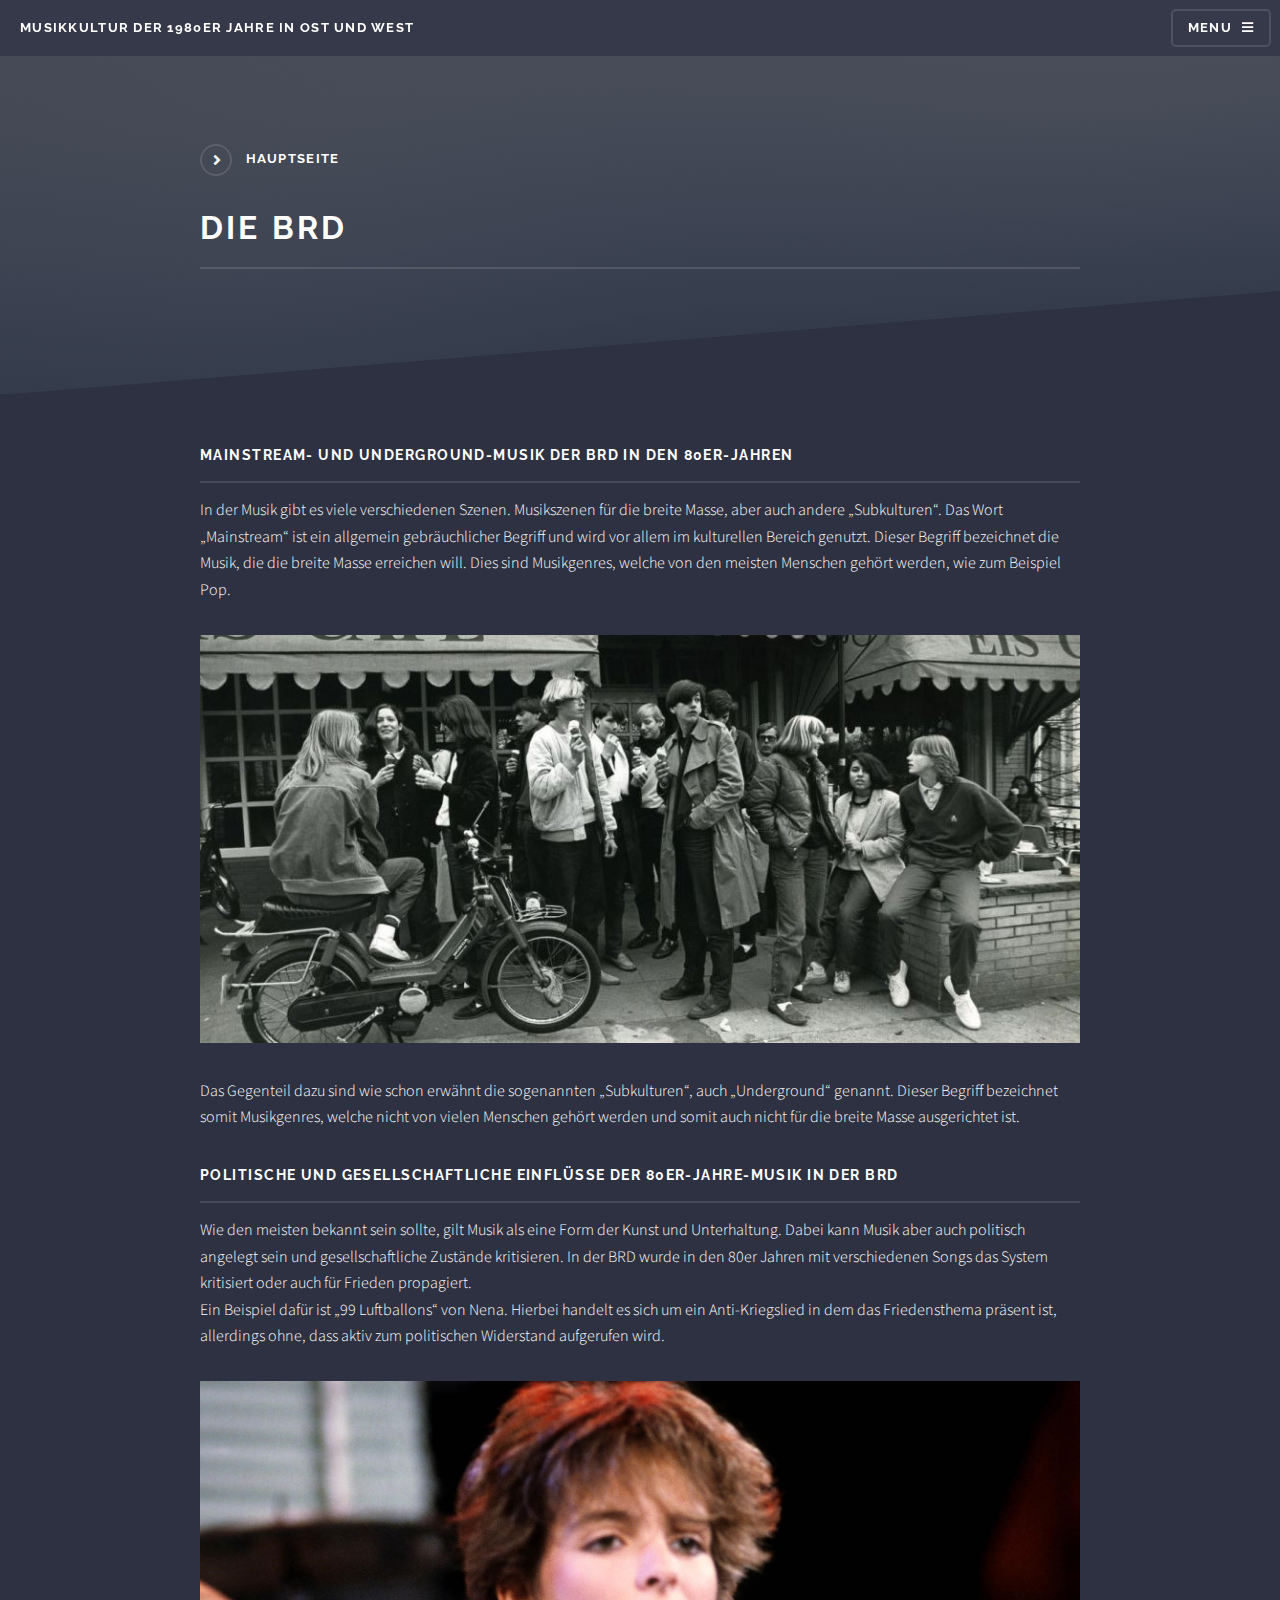
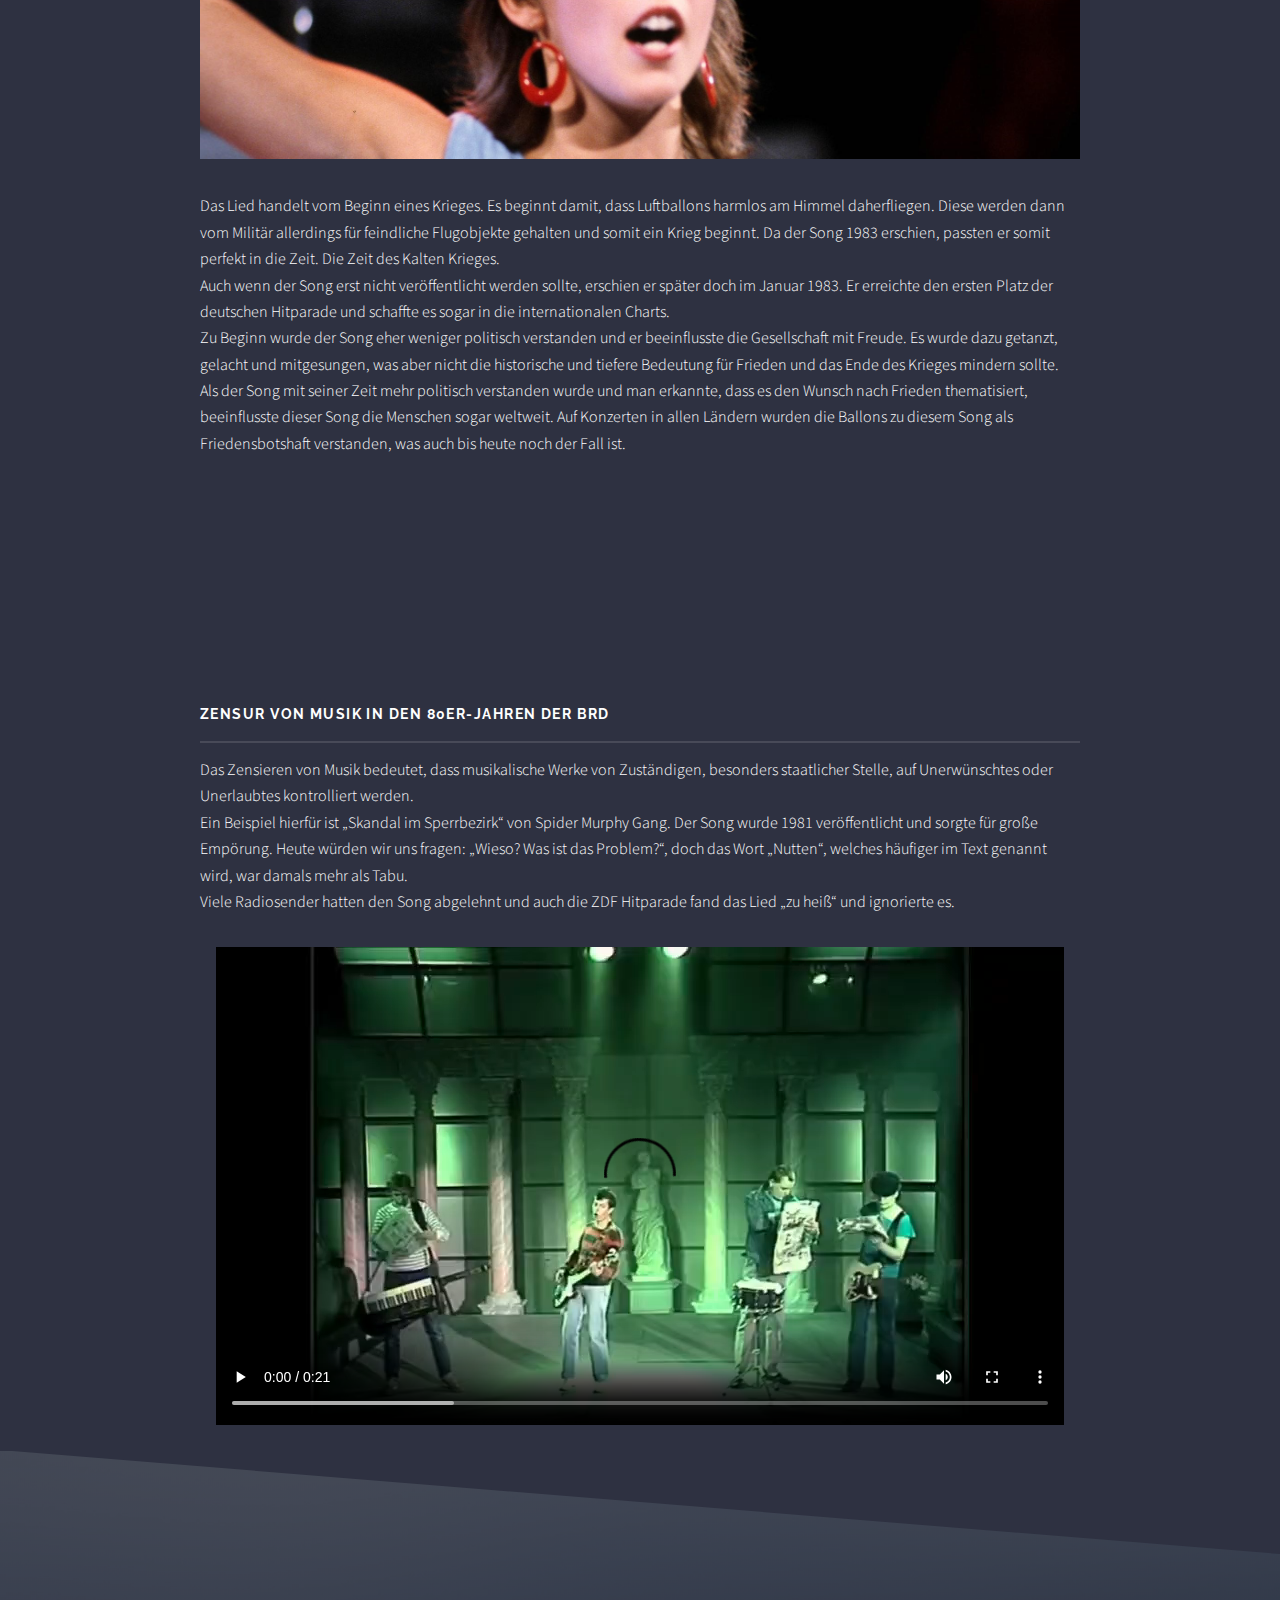
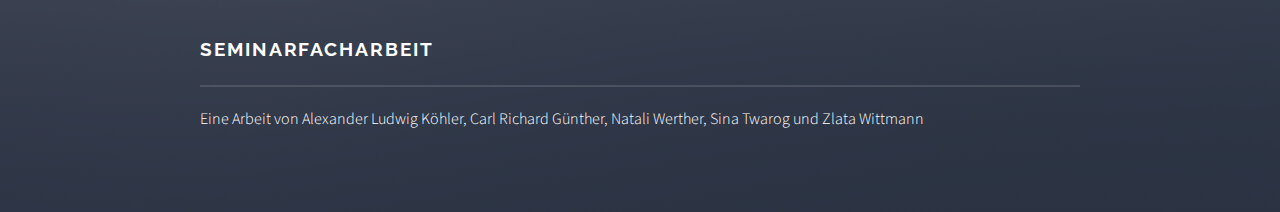
<file: html5up-solid-state/BRD.html>
<!DOCTYPE HTML>
<!--
	Solid State by HTML5 UP
	html5up.net | @ajlkn
	Free for personal and commercial use under the CCA 3.0 license (html5up.net/license)
-->
<html>
	<head>
		<title>Musikkultur der 1980er Jaher</title>
		<meta charset="utf-8" />
		<meta name="viewport" content="width=device-width, initial-scale=1, user-scalable=no" />
		<link rel="stylesheet" href="assets/css/main.css" />
		<noscript><link rel="stylesheet" href="assets/css/noscript.css" /></noscript>
	</head>
	<body class="is-preload">

		<!-- Page Wrapper -->
			<div id="page-wrapper">

				<!-- Header -->
					<header id="header">
						<h1><a href="index.html">Musikkultur der 1980er Jahre in Ost und West</a></h1>
						<nav>
							<a href="#menu">Menu</a>
						</nav>
					</header>

				<!-- Menu -->
					<nav id="menu">
						<div class="inner">
							<h2>Menu</h2>
							<ul class="links">
								<li><a href="index.html">Home</a></li>
								<li><a href="USA.html">USA</a></li>
								<li><a href="BRD.html">BRD</a></li>
								<li><a href="DDR.html">DDR</a></li>
								<li><a href="UdSSR.html">UdSSR</a></li>
							</ul>
							<a href="#" class="close">Close</a>
						</div>
					</nav>

				<!-- Wrapper -->
					<section id="wrapper">
						<header>
							<div class="inner">
								<a href="/index.html" class="special">Hauptseite</a>
								<h2>Die BRD</h2>
							</div>
						</header>

						<!-- Content -->
							<div class="wrapper">
								<div class="inner">

									<h3 class="major">Mainstream- und Underground-Musik der BRD in den 80er-Jahren</h3>
									<p>In der Musik gibt es viele verschiedenen Szenen. Musikszenen für die breite Masse, aber auch andere „Subkulturen“.
										Das Wort „Mainstream“ ist ein allgemein gebräuchlicher Begriff und wird vor allem im kulturellen Bereich genutzt. Dieser
										Begriff bezeichnet die Musik, die die breite Masse erreichen will. Dies sind Musikgenres, welche von den meisten
										Menschen gehört werden, wie zum Beispiel Pop.</p>

									<center><img style="width: 100%;" src="images/brd-musik.jpg" alt=""></center><br>

									<p>Das Gegenteil dazu sind wie schon erwähnt die sogenannten „Subkulturen“, auch „Underground“ genannt. Dieser Begriff
										bezeichnet somit Musikgenres, welche nicht von vielen Menschen gehört werden und somit auch nicht für die breite Masse
										ausgerichtet ist.</p>

									<h3 class="major">Politische und gesellschaftliche Einflüsse der 80er-Jahre-Musik in der BRD</h3>
									<p>Wie den meisten bekannt sein sollte, gilt Musik als eine Form der Kunst und Unterhaltung. Dabei kann Musik aber auch
										politisch angelegt sein und gesellschaftliche Zustände kritisieren. In der BRD wurde in den 80er Jahren mit verschiedenen
										Songs das System kritisiert oder auch für Frieden propagiert. <br>
										Ein Beispiel dafür ist „99 Luftballons“ von Nena. Hierbei handelt es sich um ein Anti-Kriegslied in dem das Friedensthema
										präsent ist, allerdings ohne, dass aktiv zum politischen Widerstand aufgerufen wird. <br>
										<center><img style="width: 100%;" src="images/nena.jpg" alt=""></center><br>
										Das Lied handelt vom Beginn eines Krieges. Es beginnt damit, dass Luftballons harmlos am Himmel daherfliegen. Diese
										werden dann vom Militär allerdings für feindliche Flugobjekte gehalten und somit ein Krieg beginnt. Da der Song 1983
										erschien, passten er somit perfekt in die Zeit. Die Zeit des Kalten Krieges. <br>
										Auch wenn der Song erst nicht veröffentlicht werden sollte, erschien er später doch im Januar 1983. Er erreichte den
										ersten Platz der deutschen Hitparade und schaffte es sogar in die internationalen Charts. <br>
										Zu Beginn wurde der Song eher weniger politisch verstanden und er beeinflusste die Gesellschaft mit Freude. Es wurde
										dazu getanzt, gelacht und mitgesungen, was aber nicht die historische und tiefere Bedeutung für Frieden und das Ende
										des Krieges mindern sollte. <br>
										Als der Song mit seiner Zeit mehr politisch verstanden wurde und man erkannte, dass es den Wunsch nach Frieden
										thematisiert, beeinflusste dieser Song die Menschen sogar weltweit. Auf Konzerten in allen Ländern wurden die Ballons zu
										diesem Song als Friedensbotshaft verstanden, was auch bis heute noch der Fall ist. </p>
										
										<center>
											<iframe style="border-radius:12px" src="https://open.spotify.com/embed/track/6jdhEJvstaoKKpxCHgIbUo?utm_source=generator" width="70%" height="152" frameBorder="0" allowfullscreen="" allow="autoplay; clipboard-write; encrypted-media; fullscreen; picture-in-picture" loading="lazy"></iframe>
										</center>
										<br><br>

									<h3 class="major">Zensur von Musik in den 80er-Jahren der BRD</h3>
									<p>Das Zensieren von Musik bedeutet, dass musikalische Werke von Zuständigen, besonders staatlicher Stelle, auf
										Unerwünschtes oder Unerlaubtes kontrolliert werden. <br>
										Ein Beispiel hierfür ist „Skandal im Sperrbezirk“ von Spider Murphy Gang. Der Song wurde 1981 veröffentlicht und sorgte
										für große Empörung. Heute würden wir uns fragen: „Wieso? Was ist das Problem?“, doch das Wort „Nutten“, welches
										häufiger im Text genannt wird, war damals mehr als Tabu. <br>
										Viele Radiosender hatten den Song abgelehnt und auch die ZDF Hitparade fand das Lied „zu heiß“ und ignorierte es.</p>
										<center>
										<video width="848" height="478" controls>
											<source src="images/WhatsApp Video 2024-12-04 um 17.50.33_22e856f6.mp4" type="video/mp4">
										  Your browser does not support the video tag.
										  </video>
										</center>
								</div>
							</div>

					</section>
<!-- Footer -->
<section id="footer">
	<div class="inner">
		<h2 class="major">Seminarfacharbeit</h2>
		<p>Eine Arbeit von Alexander Ludwig Köhler, Carl Richard Günther, Natali Werther, Sina Twarog und Zlata Wittmann</p>
	</div>
</section>
			</div>

		<!-- Scripts -->
			<script src="assets/js/jquery.min.js"></script>
			<script src="assets/js/jquery.scrollex.min.js"></script>
			<script src="assets/js/browser.min.js"></script>
			<script src="assets/js/breakpoints.min.js"></script>
			<script src="assets/js/util.js"></script>
			<script src="assets/js/main.js"></script>

	</body>
</html>
</file>
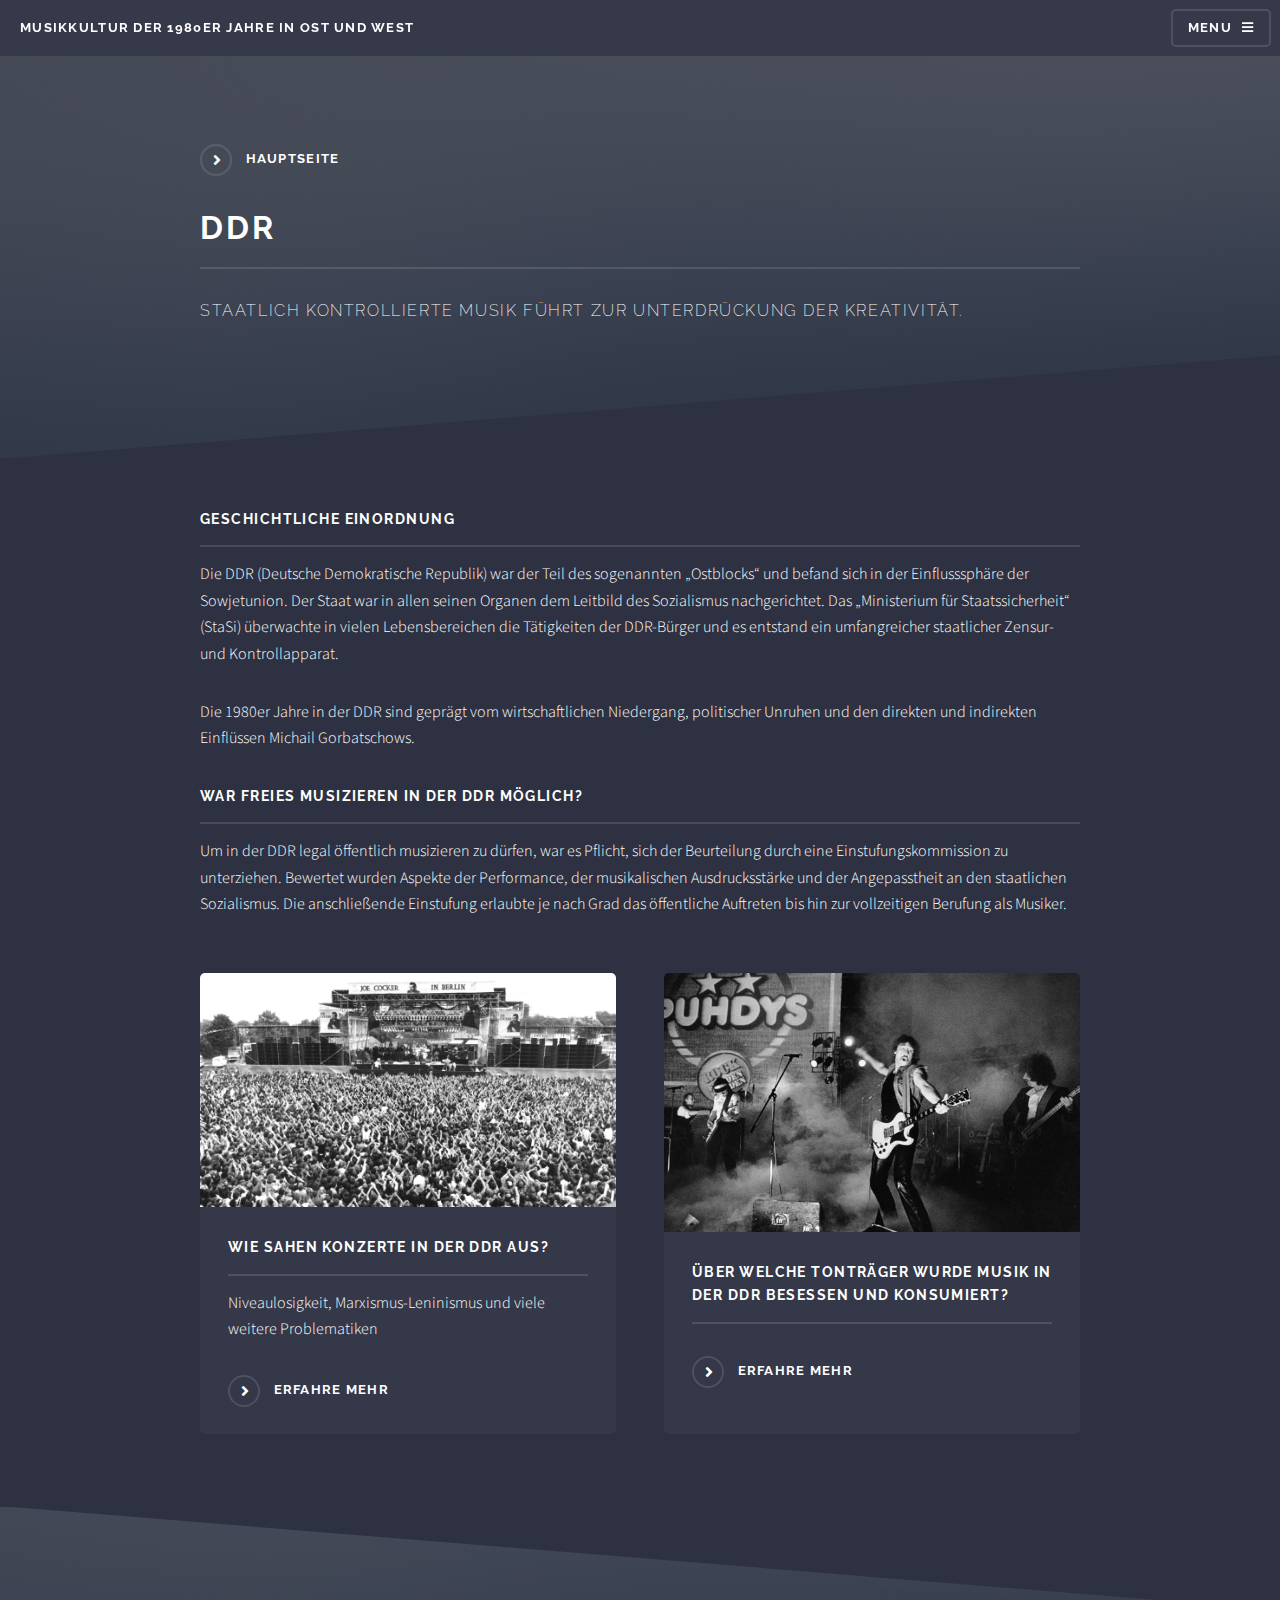
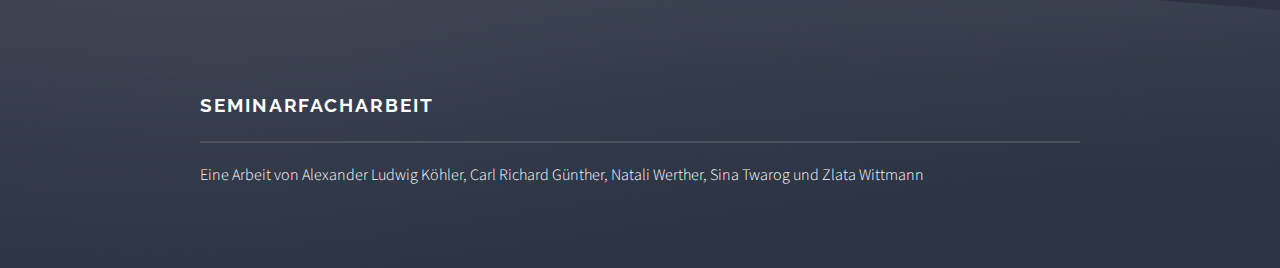
<file: html5up-solid-state/DDR.html>
<!DOCTYPE HTML>
<!--
	Solid State by HTML5 UP
	html5up.net | @ajlkn
	Free for personal and commercial use under the CCA 3.0 license (html5up.net/license)
-->
<html>
	<head>
		<title>Musikkultur der 1980er Jaher</title>
		<meta charset="utf-8" />
		<meta name="viewport" content="width=device-width, initial-scale=1, user-scalable=no" />
		<link rel="stylesheet" href="assets/css/main.css" />
		<noscript><link rel="stylesheet" href="assets/css/noscript.css" /></noscript>
	</head>
	<body class="is-preload">

		<!-- Page Wrapper -->
			<div id="page-wrapper">

				<!-- Header -->
					<header id="header">
						<h1><a href="index.html">Musikkultur der 1980er Jahre in Ost und West</a></h1>
						<nav>
							<a href="#menu">Menu</a>
						</nav>
					</header>

				<!-- Menu -->
					<nav id="menu">
						<div class="inner">
							<h2>Menu</h2>
							<ul class="links">
								<li><a href="index.html">Home</a></li>
								<li><a href="USA.html">USA</a></li>
								<li><a href="BRD.html">BRD</a></li>
								<li><a href="DDR.html">DDR</a></li>
								<li><a href="UdSSR.html">UdSSR</a></li>
							</ul>
							<a href="#" class="close">Close</a>
						</div>
					</nav>

				<!-- Wrapper -->
					<section id="wrapper">
						<header>
							<div class="inner">
								<a href="/index.html" class="special">Hauptseite</a>
								<h2>DDR</h2>
								<p>Staatlich kontrollierte Musik führt zur Unterdrückung der Kreativität.</p>
							</div>
						</header>

						<!-- Content -->
							<div class="wrapper">
								<div class="inner">

									<h3 class="major">Geschichtliche Einordnung</h3>
									<p>Die DDR (Deutsche Demokratische Republik) war der Teil des sogenannten „Ostblocks“ und befand sich in der Einflusssphäre der Sowjetunion. Der Staat war in allen seinen Organen dem Leitbild des Sozialismus nachgerichtet. Das „Ministerium für Staatssicherheit“ (StaSi) überwachte in vielen Lebensbereichen die Tätigkeiten der DDR-Bürger und es entstand ein umfangreicher staatlicher Zensur- und Kontrollapparat.</p>
									<p>Die 1980er Jahre in der DDR sind geprägt vom wirtschaftlichen Niedergang, politischer Unruhen und den direkten und indirekten Einflüssen Michail Gorbatschows.</p>

									<h3 class="major">War freies Musizieren in der DDR möglich?</h3>
									<p>Um in der DDR legal öffentlich musizieren zu dürfen, war es Pflicht, sich der Beurteilung durch eine Einstufungskommission zu unterziehen. Bewertet wurden Aspekte der Performance, der musikalischen Ausdrucksstärke und der Angepasstheit an den staatlichen Sozialismus. Die anschließende Einstufung erlaubte je nach Grad das öffentliche Auftreten bis hin zur vollzeitigen Berufung als Musiker.</p>


									<section class="features">
										<article>
											<a href="DDRKonzerte.html" class="image"><img src="images/joe-cocker.jpg" alt="" /></a>
											<h3 class="major">Wie sahen Konzerte in der DDR aus?</h3>
											<p>Niveaulosigkeit, Marxismus-Leninismus und viele weitere Problematiken</p>
											<a href="DDRKonzerte.html" class="special">Erfahre Mehr</a>
										</article>
										<article>
											<a href="DDRInstrumente.html" class="image"><img src="images/rockmusik.jpg" alt="" /></a>
											<h3 class="major">Über welche Tonträger wurde Musik in der DDR besessen und konsumiert?</h3>
											<p></p>
											<a href="DDRInstrumente.html" class="special">Erfahre Mehr</a>
										</article>
									</section>

								</div>
							</div>

					</section>
					<!-- Footer -->
<section id="footer">
	<div class="inner">
		<h2 class="major">Seminarfacharbeit</h2>
		<p>Eine Arbeit von Alexander Ludwig Köhler, Carl Richard Günther, Natali Werther, Sina Twarog und Zlata Wittmann</p>
	</div>
</section>
			</div>

		<!-- Scripts -->
			<script src="assets/js/jquery.min.js"></script>
			<script src="assets/js/jquery.scrollex.min.js"></script>
			<script src="assets/js/browser.min.js"></script>
			<script src="assets/js/breakpoints.min.js"></script>
			<script src="assets/js/util.js"></script>
			<script src="assets/js/main.js"></script>

	</body>
</html>
</file>
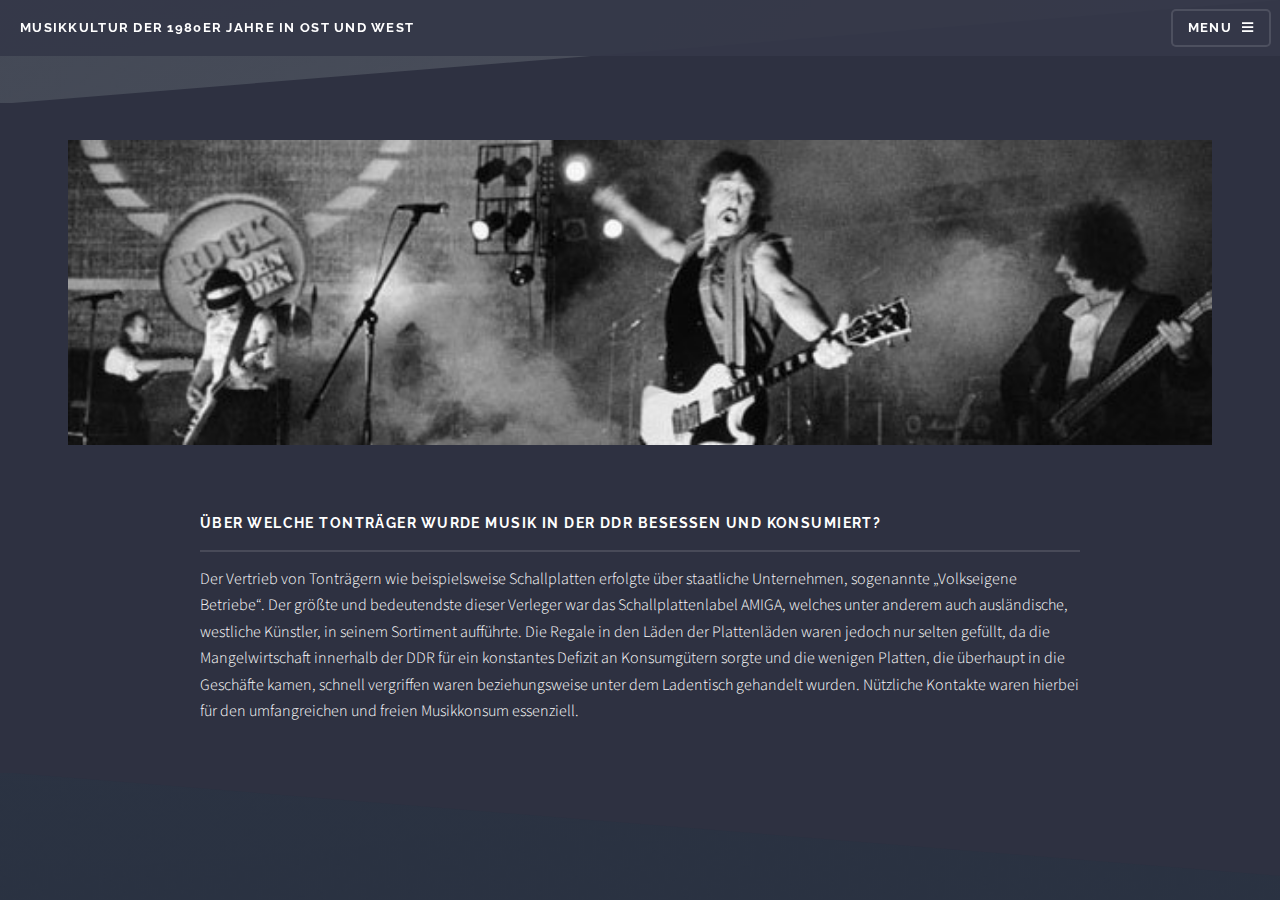
<file: html5up-solid-state/DDRInstrumente.html>
<!DOCTYPE HTML>
<!--
	Solid State by HTML5 UP
	html5up.net | @ajlkn
	Free for personal and commercial use under the CCA 3.0 license (html5up.net/license)
-->
<html>
	<head>
		<title>Generic - Solid State by HTML5 UP</title>
		<meta charset="utf-8" />
		<meta name="viewport" content="width=device-width, initial-scale=1, user-scalable=no" />
		<link rel="stylesheet" href="assets/css/main.css" />
		<noscript><link rel="stylesheet" href="assets/css/noscript.css" /></noscript>
	</head>
	<body class="is-preload">

		<!-- Page Wrapper -->
			<div id="page-wrapper">

				<!-- Header -->
					<header id="header">
						<h1><a href="index.html">Musikkultur der 1980er Jahre in Ost und West</a></h1>
						<nav>
							<a href="#menu">Menu</a>
						</nav>
					</header>

				<!-- Menu -->
					<nav id="menu">
						<div class="inner">
							<h2>Menu</h2>
							<ul class="links">
								<li><a href="index.html">Home</a></li>
								<li><a href="generic.html">Generic</a></li>
								<li><a href="elements.html">Elements</a></li>
								<li><a href="#">Log In</a></li>
								<li><a href="#">Sign Up</a></li>
							</ul>
							<a href="#" class="close">Close</a>
						</div>
					</nav>
						<!-- Content -->
							<div class="wrapper">
                                <center>
                                    <br>
                                    <img style="width: 91%; padding: 10px;" src="images/rockmusik-cropped.jpg" alt="">
                                </center>
                                <div class="inner">
									<h3 class="major">Über welche Tonträger wurde Musik in der DDR besessen und konsumiert?</h3>
									<p>Der Vertrieb von Tonträgern wie beispielsweise Schallplatten erfolgte über staatliche Unternehmen, sogenannte „Volkseigene Betriebe“. Der größte und bedeutendste dieser Verleger war das Schallplattenlabel AMIGA, welches unter anderem auch ausländische, westliche Künstler, in seinem Sortiment aufführte. Die Regale in den Läden der Plattenläden waren jedoch nur selten gefüllt, da die Mangelwirtschaft innerhalb der DDR für ein konstantes Defizit an Konsumgütern sorgte und die wenigen Platten, die überhaupt in die Geschäfte kamen, schnell vergriffen waren beziehungsweise unter dem Ladentisch gehandelt wurden. Nützliche Kontakte waren hierbei für den umfangreichen und freien Musikkonsum essenziell.</p>
								</div>
							</div>
			</div>

		<!-- Scripts -->
			<script src="assets/js/jquery.min.js"></script>
			<script src="assets/js/jquery.scrollex.min.js"></script>
			<script src="assets/js/browser.min.js"></script>
			<script src="assets/js/breakpoints.min.js"></script>
			<script src="assets/js/util.js"></script>
			<script src="assets/js/main.js"></script>

	</body>
</html>
</file>
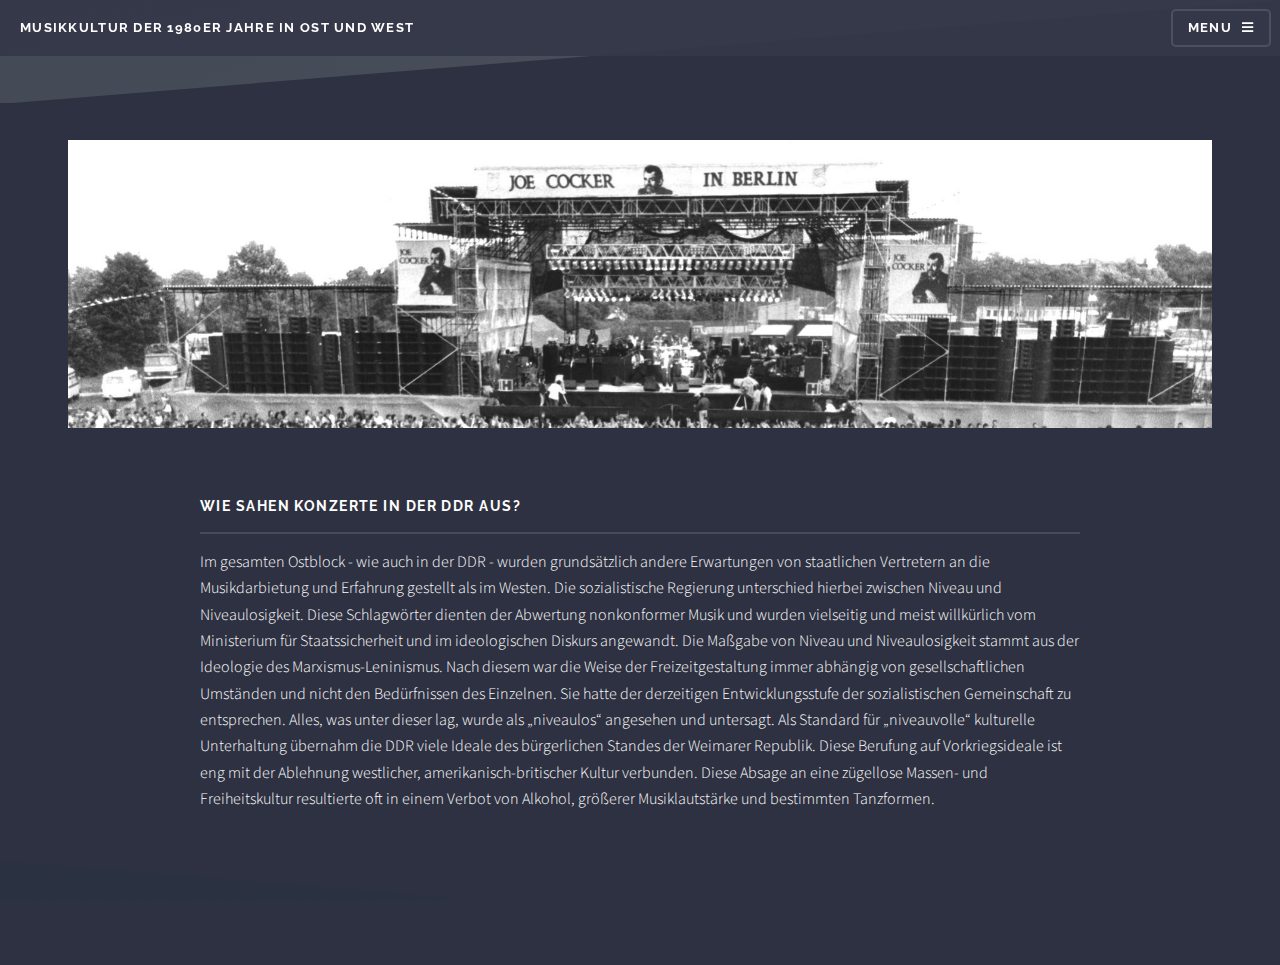
<file: html5up-solid-state/DDRKonzerte.html>
<!DOCTYPE HTML>
<!--
	Solid State by HTML5 UP
	html5up.net | @ajlkn
	Free for personal and commercial use under the CCA 3.0 license (html5up.net/license)
-->
<html>
	<head>
		<title>Generic - Solid State by HTML5 UP</title>
		<meta charset="utf-8" />
		<meta name="viewport" content="width=device-width, initial-scale=1, user-scalable=no" />
		<link rel="stylesheet" href="assets/css/main.css" />
		<noscript><link rel="stylesheet" href="assets/css/noscript.css" /></noscript>
	</head>
	<body class="is-preload">

		<!-- Page Wrapper -->
			<div id="page-wrapper">

				<!-- Header -->
					<header id="header">
						<h1><a href="index.html">Musikkultur der 1980er Jahre in Ost und West</a></h1>
						<nav>
							<a href="#menu">Menu</a>
						</nav>
					</header>

				<!-- Menu -->
					<nav id="menu">
						<div class="inner">
							<h2>Menu</h2>
							<ul class="links">
								<li><a href="index.html">Home</a></li>
								<li><a href="generic.html">Generic</a></li>
								<li><a href="elements.html">Elements</a></li>
								<li><a href="#">Log In</a></li>
								<li><a href="#">Sign Up</a></li>
							</ul>
							<a href="#" class="close">Close</a>
						</div>
					</nav>
						<!-- Content -->
							<div class="wrapper">
                                <center>
                                    <br>
                                    <img style="width: 91%; padding: 10px;" src="images/joe-cocker-cropped.jpg" alt="">
                                </center>
                                <div class="inner">
									<h3 class="major">Wie sahen Konzerte in der DDR aus?</h3>
									<p>Im gesamten Ostblock - wie auch in der DDR - wurden grundsätzlich andere Erwartungen von staatlichen Vertretern an die Musikdarbietung und Erfahrung gestellt als im Westen. Die sozialistische Regierung unterschied hierbei zwischen Niveau und Niveaulosigkeit. Diese Schlagwörter dienten der Abwertung nonkonformer Musik und wurden vielseitig und meist willkürlich vom Ministerium für Staatssicherheit und im ideologischen Diskurs angewandt. Die Maßgabe von Niveau und Niveaulosigkeit stammt aus der Ideologie des Marxismus-Leninismus. Nach diesem war die Weise der Freizeitgestaltung immer abhängig von gesellschaftlichen Umständen und nicht den Bedürfnissen des Einzelnen. Sie hatte der derzeitigen Entwicklungsstufe der sozialistischen Gemeinschaft zu entsprechen. Alles, was unter dieser lag, wurde als „niveaulos“ angesehen und untersagt. Als Standard für „niveauvolle“ kulturelle Unterhaltung übernahm die DDR viele Ideale des bürgerlichen Standes der Weimarer Republik. Diese Berufung auf Vorkriegsideale ist eng mit der Ablehnung westlicher, amerikanisch-britischer Kultur verbunden. Diese Absage an eine zügellose Massen- und Freiheitskultur resultierte oft in einem Verbot von Alkohol, größerer Musiklautstärke und bestimmten Tanzformen.</p>
								</div>
							</div>
			</div>

		<!-- Scripts -->
			<script src="assets/js/jquery.min.js"></script>
			<script src="assets/js/jquery.scrollex.min.js"></script>
			<script src="assets/js/browser.min.js"></script>
			<script src="assets/js/breakpoints.min.js"></script>
			<script src="assets/js/util.js"></script>
			<script src="assets/js/main.js"></script>

	</body>
</html>
</file>
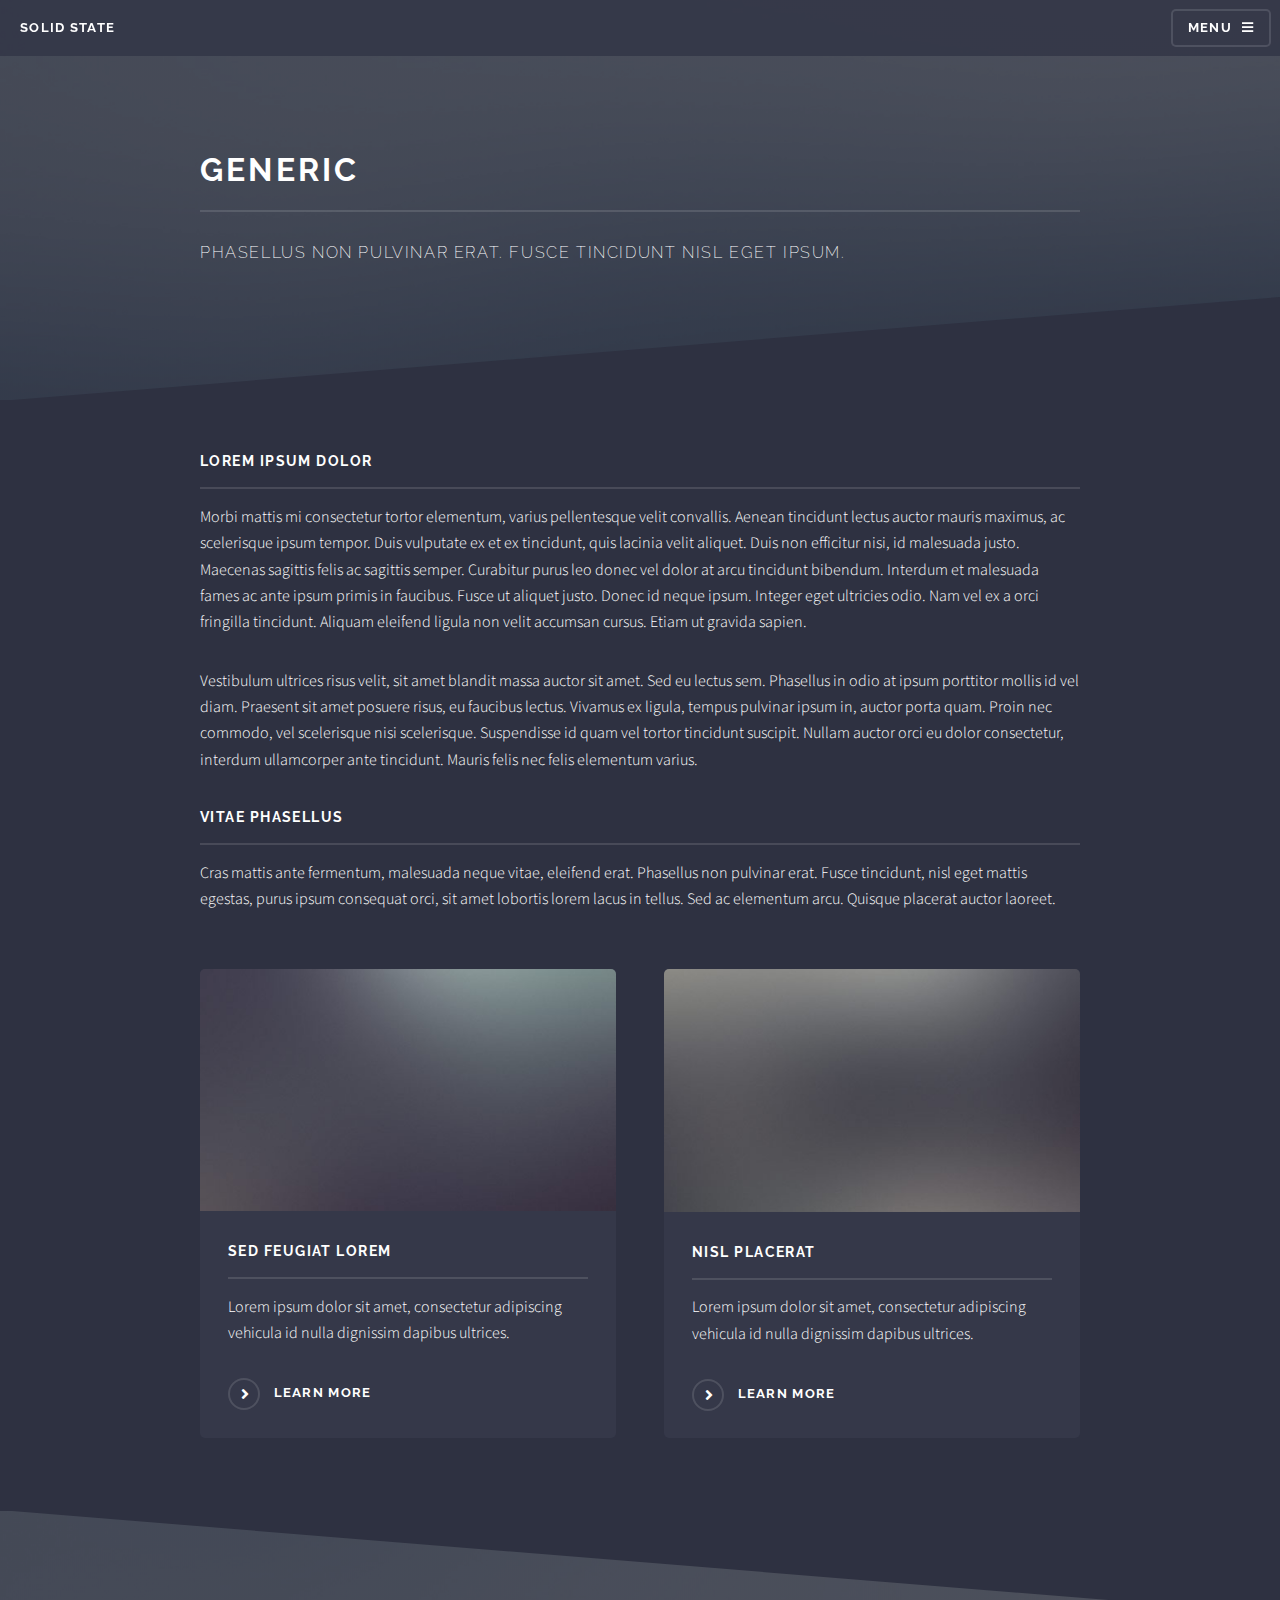
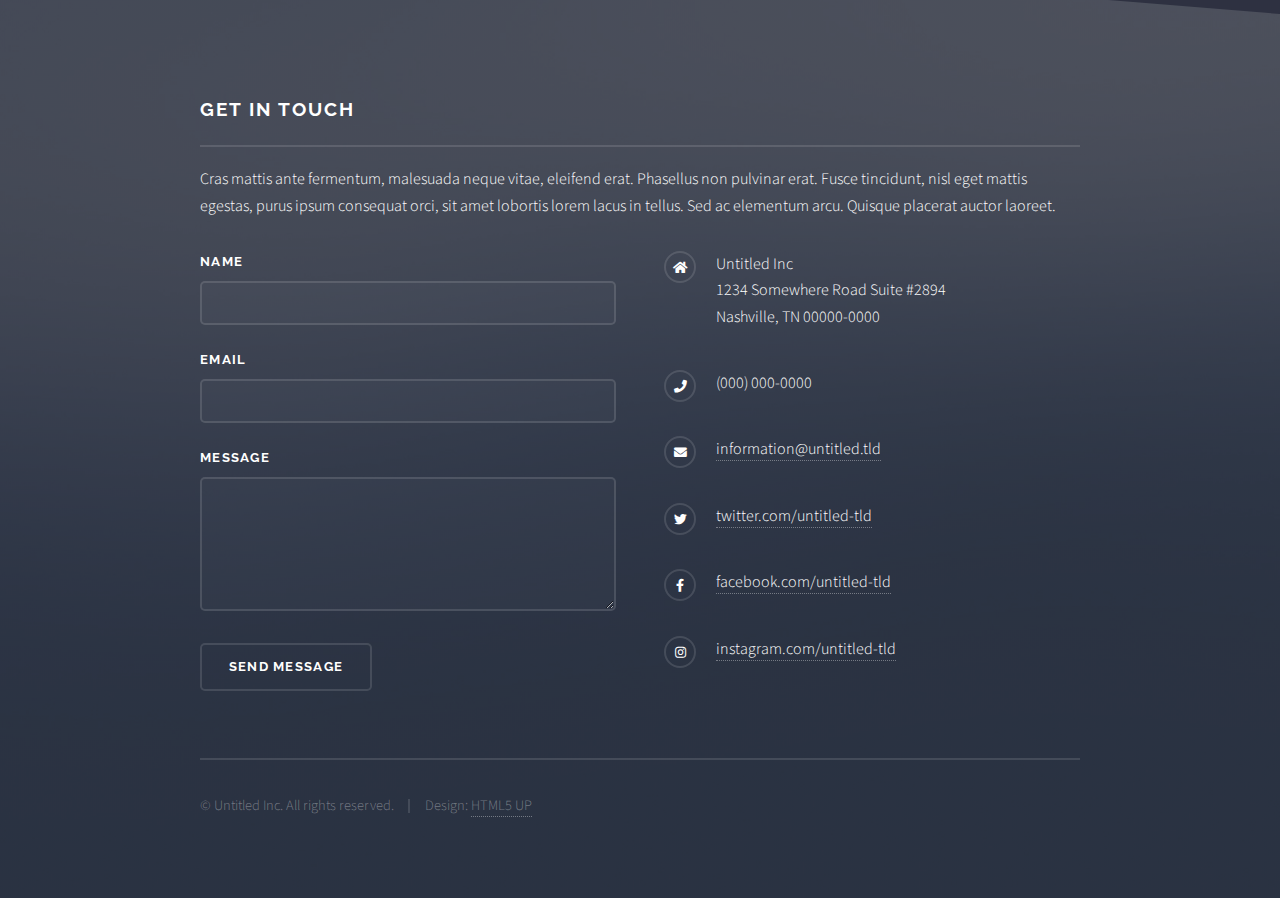
<file: html5up-solid-state/generic.html>
<!DOCTYPE HTML>
<!--
	Solid State by HTML5 UP
	html5up.net | @ajlkn
	Free for personal and commercial use under the CCA 3.0 license (html5up.net/license)
-->
<html>
	<head>
		<title>Generic - Solid State by HTML5 UP</title>
		<meta charset="utf-8" />
		<meta name="viewport" content="width=device-width, initial-scale=1, user-scalable=no" />
		<link rel="stylesheet" href="assets/css/main.css" />
		<noscript><link rel="stylesheet" href="assets/css/noscript.css" /></noscript>
	</head>
	<body class="is-preload">

		<!-- Page Wrapper -->
			<div id="page-wrapper">

				<!-- Header -->
					<header id="header">
						<h1><a href="index.html">Solid State</a></h1>
						<nav>
							<a href="#menu">Menu</a>
						</nav>
					</header>

				<!-- Menu -->
					<nav id="menu">
						<div class="inner">
							<h2>Menu</h2>
							<ul class="links">
								<li><a href="index.html">Home</a></li>
								<li><a href="generic.html">Generic</a></li>
								<li><a href="elements.html">Elements</a></li>
								<li><a href="#">Log In</a></li>
								<li><a href="#">Sign Up</a></li>
							</ul>
							<a href="#" class="close">Close</a>
						</div>
					</nav>

				<!-- Wrapper -->
					<section id="wrapper">
						<header>
							<div class="inner">
								<h2>Generic</h2>
								<p>Phasellus non pulvinar erat. Fusce tincidunt nisl eget ipsum.</p>
							</div>
						</header>

						<!-- Content -->
							<div class="wrapper">
								<div class="inner">

									<h3 class="major">Lorem ipsum dolor</h3>
									<p>Morbi mattis mi consectetur tortor elementum, varius pellentesque velit convallis. Aenean tincidunt lectus auctor mauris maximus, ac scelerisque ipsum tempor. Duis vulputate ex et ex tincidunt, quis lacinia velit aliquet. Duis non efficitur nisi, id malesuada justo. Maecenas sagittis felis ac sagittis semper. Curabitur purus leo donec vel dolor at arcu tincidunt bibendum. Interdum et malesuada fames ac ante ipsum primis in faucibus. Fusce ut aliquet justo. Donec id neque ipsum. Integer eget ultricies odio. Nam vel ex a orci fringilla tincidunt. Aliquam eleifend ligula non velit accumsan cursus. Etiam ut gravida sapien.</p>

									<p>Vestibulum ultrices risus velit, sit amet blandit massa auctor sit amet. Sed eu lectus sem. Phasellus in odio at ipsum porttitor mollis id vel diam. Praesent sit amet posuere risus, eu faucibus lectus. Vivamus ex ligula, tempus pulvinar ipsum in, auctor porta quam. Proin nec commodo, vel scelerisque nisi scelerisque. Suspendisse id quam vel tortor tincidunt suscipit. Nullam auctor orci eu dolor consectetur, interdum ullamcorper ante tincidunt. Mauris felis nec felis elementum varius.</p>

									<h3 class="major">Vitae phasellus</h3>
									<p>Cras mattis ante fermentum, malesuada neque vitae, eleifend erat. Phasellus non pulvinar erat. Fusce tincidunt, nisl eget mattis egestas, purus ipsum consequat orci, sit amet lobortis lorem lacus in tellus. Sed ac elementum arcu. Quisque placerat auctor laoreet.</p>

									<section class="features">
										<article>
											<a href="#" class="image"><img src="images/pic04.jpg" alt="" /></a>
											<h3 class="major">Sed feugiat lorem</h3>
											<p>Lorem ipsum dolor sit amet, consectetur adipiscing vehicula id nulla dignissim dapibus ultrices.</p>
											<a href="#" class="special">Learn more</a>
										</article>
										<article>
											<a href="#" class="image"><img src="images/pic05.jpg" alt="" /></a>
											<h3 class="major">Nisl placerat</h3>
											<p>Lorem ipsum dolor sit amet, consectetur adipiscing vehicula id nulla dignissim dapibus ultrices.</p>
											<a href="#" class="special">Learn more</a>
										</article>
									</section>

								</div>
							</div>

					</section>

				<!-- Footer -->
					<section id="footer">
						<div class="inner">
							<h2 class="major">Get in touch</h2>
							<p>Cras mattis ante fermentum, malesuada neque vitae, eleifend erat. Phasellus non pulvinar erat. Fusce tincidunt, nisl eget mattis egestas, purus ipsum consequat orci, sit amet lobortis lorem lacus in tellus. Sed ac elementum arcu. Quisque placerat auctor laoreet.</p>
							<form method="post" action="#">
								<div class="fields">
									<div class="field">
										<label for="name">Name</label>
										<input type="text" name="name" id="name" />
									</div>
									<div class="field">
										<label for="email">Email</label>
										<input type="email" name="email" id="email" />
									</div>
									<div class="field">
										<label for="message">Message</label>
										<textarea name="message" id="message" rows="4"></textarea>
									</div>
								</div>
								<ul class="actions">
									<li><input type="submit" value="Send Message" /></li>
								</ul>
							</form>
							<ul class="contact">
								<li class="icon solid fa-home">
									Untitled Inc<br />
									1234 Somewhere Road Suite #2894<br />
									Nashville, TN 00000-0000
								</li>
								<li class="icon solid fa-phone">(000) 000-0000</li>
								<li class="icon solid fa-envelope"><a href="#">information@untitled.tld</a></li>
								<li class="icon brands fa-twitter"><a href="#">twitter.com/untitled-tld</a></li>
								<li class="icon brands fa-facebook-f"><a href="#">facebook.com/untitled-tld</a></li>
								<li class="icon brands fa-instagram"><a href="#">instagram.com/untitled-tld</a></li>
							</ul>
							<ul class="copyright">
								<li>&copy; Untitled Inc. All rights reserved.</li><li>Design: <a href="http://html5up.net">HTML5 UP</a></li>
							</ul>
						</div>
					</section>

			</div>

		<!-- Scripts -->
			<script src="assets/js/jquery.min.js"></script>
			<script src="assets/js/jquery.scrollex.min.js"></script>
			<script src="assets/js/browser.min.js"></script>
			<script src="assets/js/breakpoints.min.js"></script>
			<script src="assets/js/util.js"></script>
			<script src="assets/js/main.js"></script>

	</body>
</html>
</file>
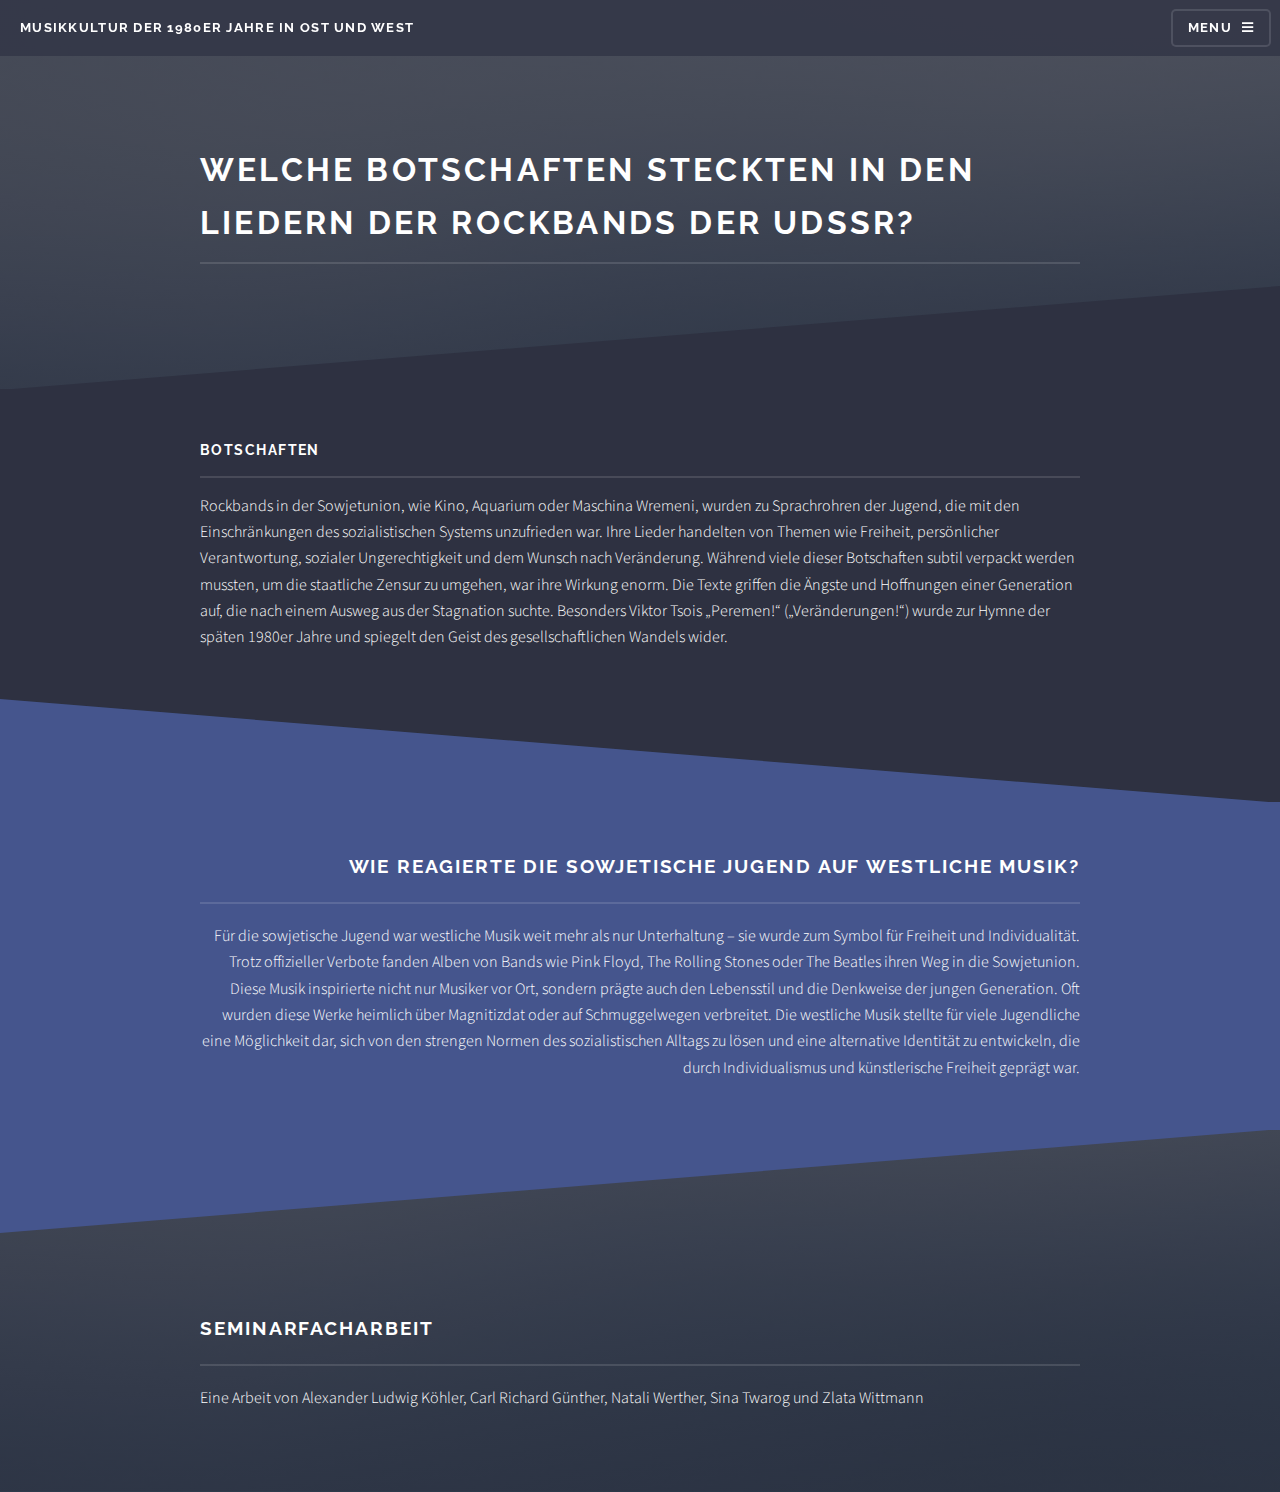
<file: html5up-solid-state/UdSSR-Botschaft.html>
<!DOCTYPE HTML>
<!--
	Solid State by HTML5 UP
	html5up.net | @ajlkn
	Free for personal and commercial use under the CCA 3.0 license (html5up.net/license)
-->
<html>
	<head>
		<title>Musikkultur der 1980er Jaher</title>
		<meta charset="utf-8" />
		<meta name="viewport" content="width=device-width, initial-scale=1, user-scalable=no" />
		<link rel="stylesheet" href="assets/css/main.css" />
		<noscript><link rel="stylesheet" href="assets/css/noscript.css" /></noscript>
	</head>
	<body class="is-preload">

		<!-- Page Wrapper -->
			<div id="page-wrapper">

				<!-- Header -->
					<header id="header">
						<h1><a href="index.html">Musikkultur der 1980er Jahre in Ost und West</a></h1>
						<nav>
							<a href="#menu">Menu</a>
						</nav>
					</header>

				<!-- Menu -->
					<nav id="menu">
						<div class="inner">
							<h2>Menu</h2>
							<ul class="links">
								<li><a href="index.html">Home</a></li>
								<li><a href="USA.html">USA</a></li>
								<li><a href="BRD.html">BRD</a></li>
								<li><a href="DDR.html">DDR</a></li>
								<li><a href="UdSSR.html">UdSSR</a></li>
							</ul>
							<a href="#" class="close">Close</a>
						</div>
					</nav>

				<!-- Wrapper -->
					<section id="wrapper">
						<header>
							<div class="inner">
								<h2>Welche Botschaften steckten in den Liedern der Rockbands der UdSSR?</h2>
							</div>
						</header>

						<!-- Content -->
							<div class="wrapper">
								<div class="inner">

									<h3 class="major">Botschaften</h3>
									<p>Rockbands in der Sowjetunion, wie Kino, Aquarium oder Maschina Wremeni, wurden zu Sprachrohren der Jugend, die mit den Einschränkungen des sozialistischen Systems unzufrieden war. Ihre Lieder handelten von Themen wie Freiheit, persönlicher Verantwortung, sozialer Ungerechtigkeit und dem Wunsch nach Veränderung. Während viele dieser Botschaften subtil verpackt werden mussten, um die staatliche Zensur zu umgehen, war ihre Wirkung enorm. Die Texte griffen die Ängste und Hoffnungen einer Generation auf, die nach einem Ausweg aus der Stagnation suchte. Besonders Viktor Tsois „Peremen!“ („Veränderungen!“) wurde zur Hymne der späten 1980er Jahre und spiegelt den Geist des gesellschaftlichen Wandels wider.</p>
								</div>
							</div>
							<section id="two" class="wrapper alt spotlight style2">
								<div class="inner">
									<div class="content">
										<h2 class="major">Wie reagierte die sowjetische Jugend auf westliche Musik?</h2>
										<p>Für die sowjetische Jugend war westliche Musik weit mehr als nur Unterhaltung – sie wurde zum Symbol für Freiheit und Individualität. Trotz offizieller Verbote fanden Alben von Bands wie Pink Floyd, The Rolling Stones oder The Beatles ihren Weg in die Sowjetunion. Diese Musik inspirierte nicht nur Musiker vor Ort, sondern prägte auch den Lebensstil und die Denkweise der jungen Generation. Oft wurden diese Werke heimlich über Magnitizdat oder auf Schmuggelwegen verbreitet. Die westliche Musik stellte für viele Jugendliche eine Möglichkeit dar, sich von den strengen Normen des sozialistischen Alltags zu lösen und eine alternative Identität zu entwickeln, die durch Individualismus und künstlerische Freiheit geprägt war.</p>
									</div>
								</div>
							</section>
					</section>

				<!-- Footer -->
				<section id="footer">
					<div class="inner">
						<h2 class="major">Seminarfacharbeit</h2>
						<p>Eine Arbeit von Alexander Ludwig Köhler, Carl Richard Günther, Natali Werther, Sina Twarog und Zlata Wittmann</p>
					</div>
				</section>

			</div>

		<!-- Scripts -->
			<script src="assets/js/jquery.min.js"></script>
			<script src="assets/js/jquery.scrollex.min.js"></script>
			<script src="assets/js/browser.min.js"></script>
			<script src="assets/js/breakpoints.min.js"></script>
			<script src="assets/js/util.js"></script>
			<script src="assets/js/main.js"></script>

	</body>
</html>
</file>
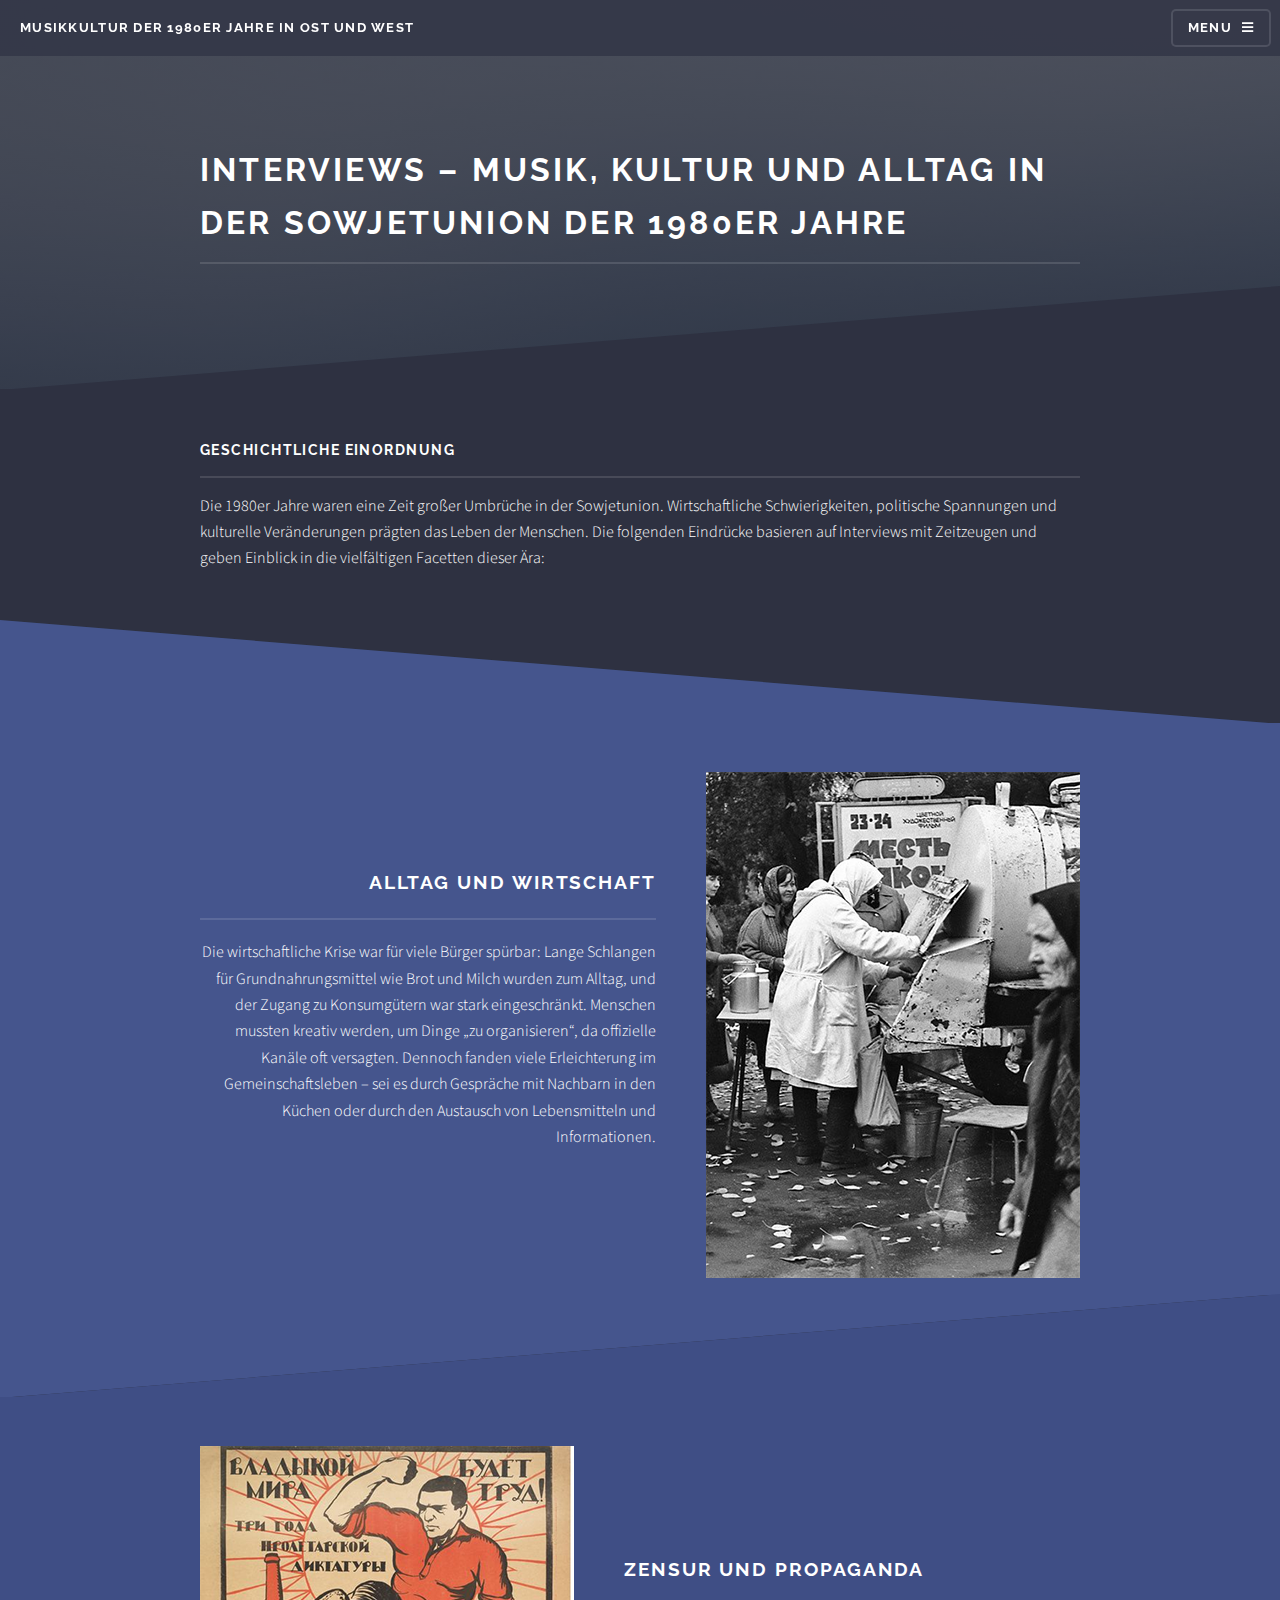
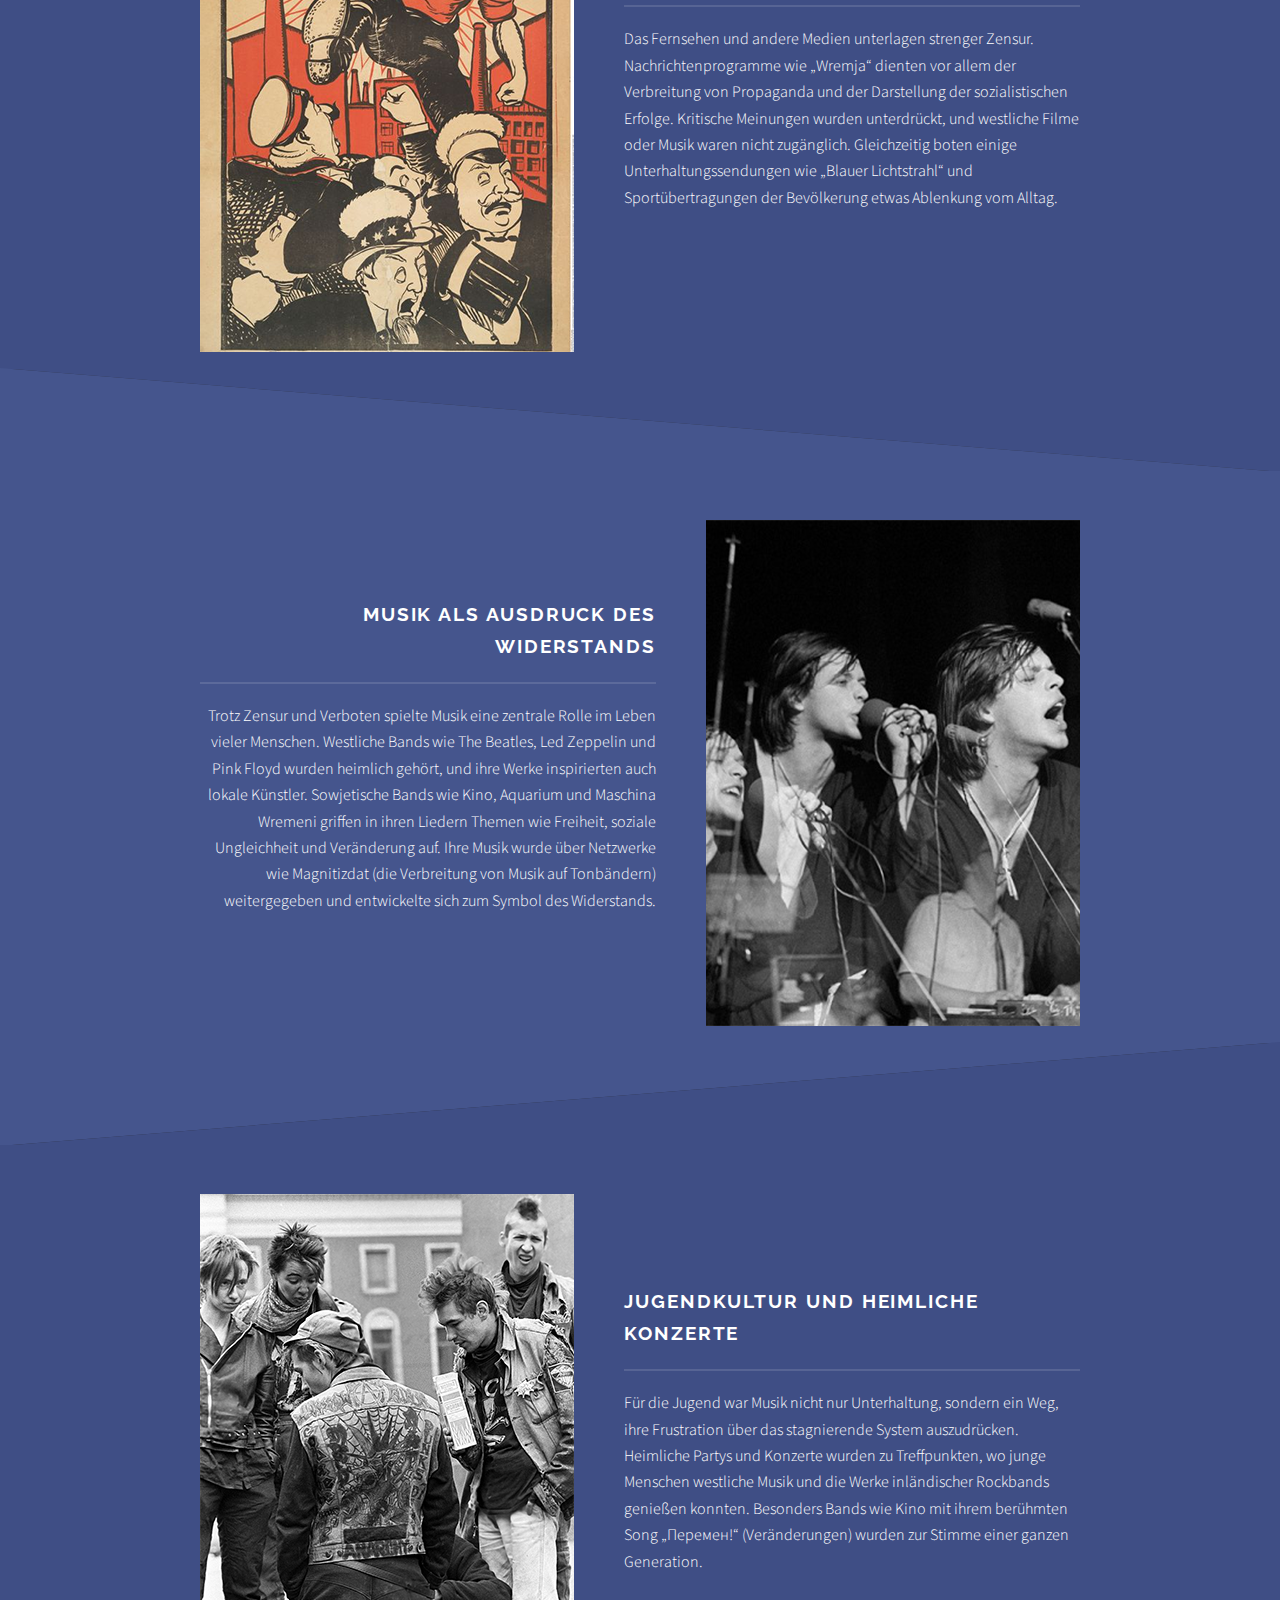
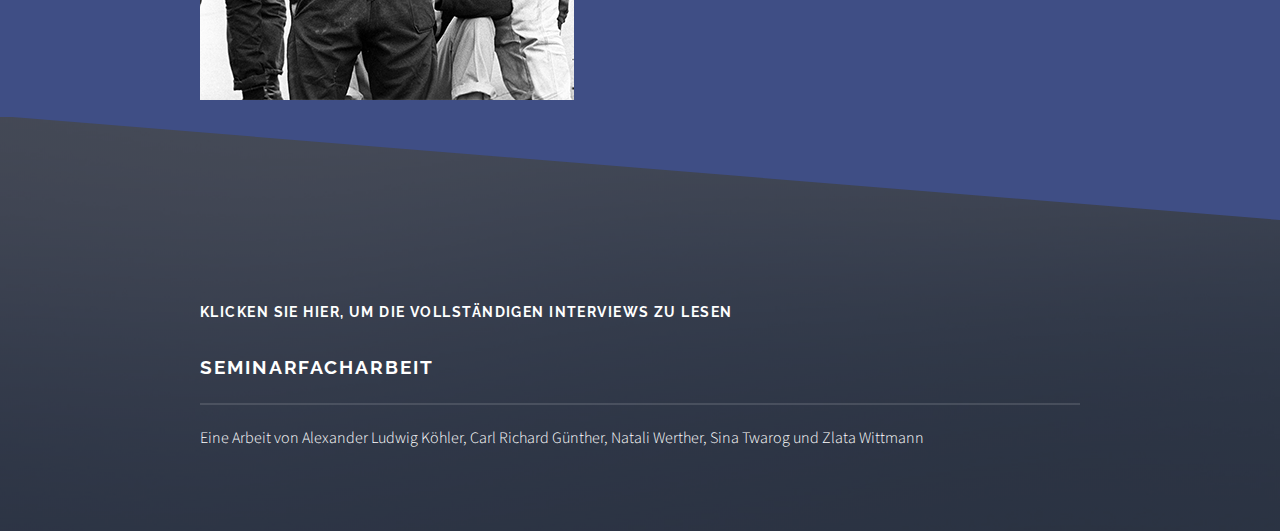
<file: html5up-solid-state/UdSSR-Interview.html>
<!DOCTYPE HTML>
<!--
	Solid State by HTML5 UP
	html5up.net | @ajlkn
	Free for personal and commercial use under the CCA 3.0 license (html5up.net/license)
-->
<html>
	<head>
		<title>Musikkultur der 1980er Jaher</title>
		<meta charset="utf-8" />
		<meta name="viewport" content="width=device-width, initial-scale=1, user-scalable=no" />
		<link rel="stylesheet" href="assets/css/main.css" />
		<noscript><link rel="stylesheet" href="assets/css/noscript.css" /></noscript>
	</head>
	<body class="is-preload">

		<!-- Page Wrapper -->
			<div id="page-wrapper">

				<!-- Header -->
					<header id="header">
						<h1><a href="index.html">Musikkultur der 1980er Jahre in Ost und West</a></h1>
						<nav>
							<a href="#menu">Menu</a>
						</nav>
					</header>

				<!-- Menu -->
					<nav id="menu">
						<div class="inner">
							<h2>Menu</h2>
							<ul class="links">
								<li><a href="index.html">Home</a></li>
								<li><a href="USA.html">USA</a></li>
								<li><a href="BRD.html">BRD</a></li>
								<li><a href="DDR.html">DDR</a></li>
								<li><a href="UdSSR.html">UdSSR</a></li>
							</ul>
							<a href="#" class="close">Close</a>
						</div>
					</nav>

				<!-- Wrapper -->
					<section id="wrapper">
						<header>
							<div class="inner">
								<h2>Interviews – Musik, Kultur und Alltag in der Sowjetunion der 1980er Jahre</h2>
								
							</div>
						</header>

						<!-- Content -->
							<div class="wrapper">
								<div class="inner">

									<h3 class="major">Geschichtliche  Einordnung</h3>
									<p>Die 1980er Jahre waren eine Zeit großer Umbrüche in der Sowjetunion. Wirtschaftliche Schwierigkeiten, politische Spannungen und kulturelle Veränderungen prägten das Leben der Menschen. Die folgenden Eindrücke basieren auf Interviews mit Zeitzeugen und geben Einblick in die vielfältigen Facetten dieser Ära:</p>
								</div>
							</div>
							<section id="two" class="wrapper alt spotlight style2">
								<div class="inner">
									<img src="images/udssr-alltag.png" style="padding-left: 50px;">
									<div class="content">
										<h2 class="major">Alltag und Wirtschaft</h2>
										<p>Die wirtschaftliche Krise war für viele Bürger spürbar: Lange Schlangen für Grundnahrungsmittel wie Brot und Milch wurden zum Alltag, und der Zugang zu Konsumgütern war stark eingeschränkt. Menschen mussten kreativ werden, um Dinge „zu organisieren“, da offizielle Kanäle oft versagten. Dennoch fanden viele Erleichterung im Gemeinschaftsleben – sei es durch Gespräche mit Nachbarn in den Küchen oder durch den Austausch von Lebensmitteln und Informationen.</p>
									</div>
								</div>
							</section>
							<section id="three" class="wrapper spotlight style3">
								<div class="inner">
									<img src="images/udssr-zensur.png" style="padding-right: 50px;">
									<div class="content">
										<h2 class="major">Zensur und Propaganda</h2>
										<p>Das Fernsehen und andere Medien unterlagen strenger Zensur. Nachrichtenprogramme wie „Wremja“ dienten vor allem der Verbreitung von Propaganda und der Darstellung der sozialistischen Erfolge. Kritische Meinungen wurden unterdrückt, und westliche Filme oder Musik waren nicht zugänglich. Gleichzeitig boten einige Unterhaltungssendungen wie „Blauer Lichtstrahl“ und Sportübertragungen der Bevölkerung etwas Ablenkung vom Alltag.</p>
							
									</div>
								</div>
							</section>
							<section id="two" class="wrapper alt spotlight style2">
								<div class="inner">
									<img src="images/udssr-musik.png" style="padding-left: 50px;">
									<div class="content">
										<h2 class="major">Musik als Ausdruck des Widerstands</h2>
										<p>Trotz Zensur und Verboten spielte Musik eine zentrale Rolle im Leben vieler Menschen. Westliche Bands wie The Beatles, Led Zeppelin und Pink Floyd wurden heimlich gehört, und ihre Werke inspirierten auch lokale Künstler. Sowjetische Bands wie Kino, Aquarium und Maschina Wremeni griffen in ihren Liedern Themen wie Freiheit, soziale Ungleichheit und Veränderung auf. Ihre Musik wurde über Netzwerke wie Magnitizdat (die Verbreitung von Musik auf Tonbändern) weitergegeben und entwickelte sich zum Symbol des Widerstands.</p>
									
									</div>
								</div>
							</section>
							<section id="three" class="wrapper spotlight style3">
								<div class="inner">
									<img src="images/udssr-widerstand.png" style="padding-right: 50px;">
									<div class="content">
										<h2 class="major">Jugendkultur und heimliche Konzerte</h2>
										<p>Für die Jugend war Musik nicht nur Unterhaltung, sondern ein Weg, ihre Frustration über das stagnierende System auszudrücken. Heimliche Partys und Konzerte wurden zu Treffpunkten, wo junge Menschen westliche Musik und die Werke inländischer Rockbands genießen konnten. Besonders Bands wie Kino mit ihrem berühmten Song „Перемен!“ (Veränderungen) wurden zur Stimme einer ganzen Generation.</p>
							
									</div>
								</div>
							</section>
					</section>

				<!-- Footer -->
				<section id="footer">
					<div class="inner">
						<h3>Klicken Sie hier, um die vollständigen Interviews zu lesen </h3><br><br>
						<h2 class="major">Seminarfacharbeit</h2>
						<p>Eine Arbeit von Alexander Ludwig Köhler, Carl Richard Günther, Natali Werther, Sina Twarog und Zlata Wittmann</p>
					</div>
				</section>

			</div>

		<!-- Scripts -->
			<script src="assets/js/jquery.min.js"></script>
			<script src="assets/js/jquery.scrollex.min.js"></script>
			<script src="assets/js/browser.min.js"></script>
			<script src="assets/js/breakpoints.min.js"></script>
			<script src="assets/js/util.js"></script>
			<script src="assets/js/main.js"></script>

	</body>
</html>
</file>
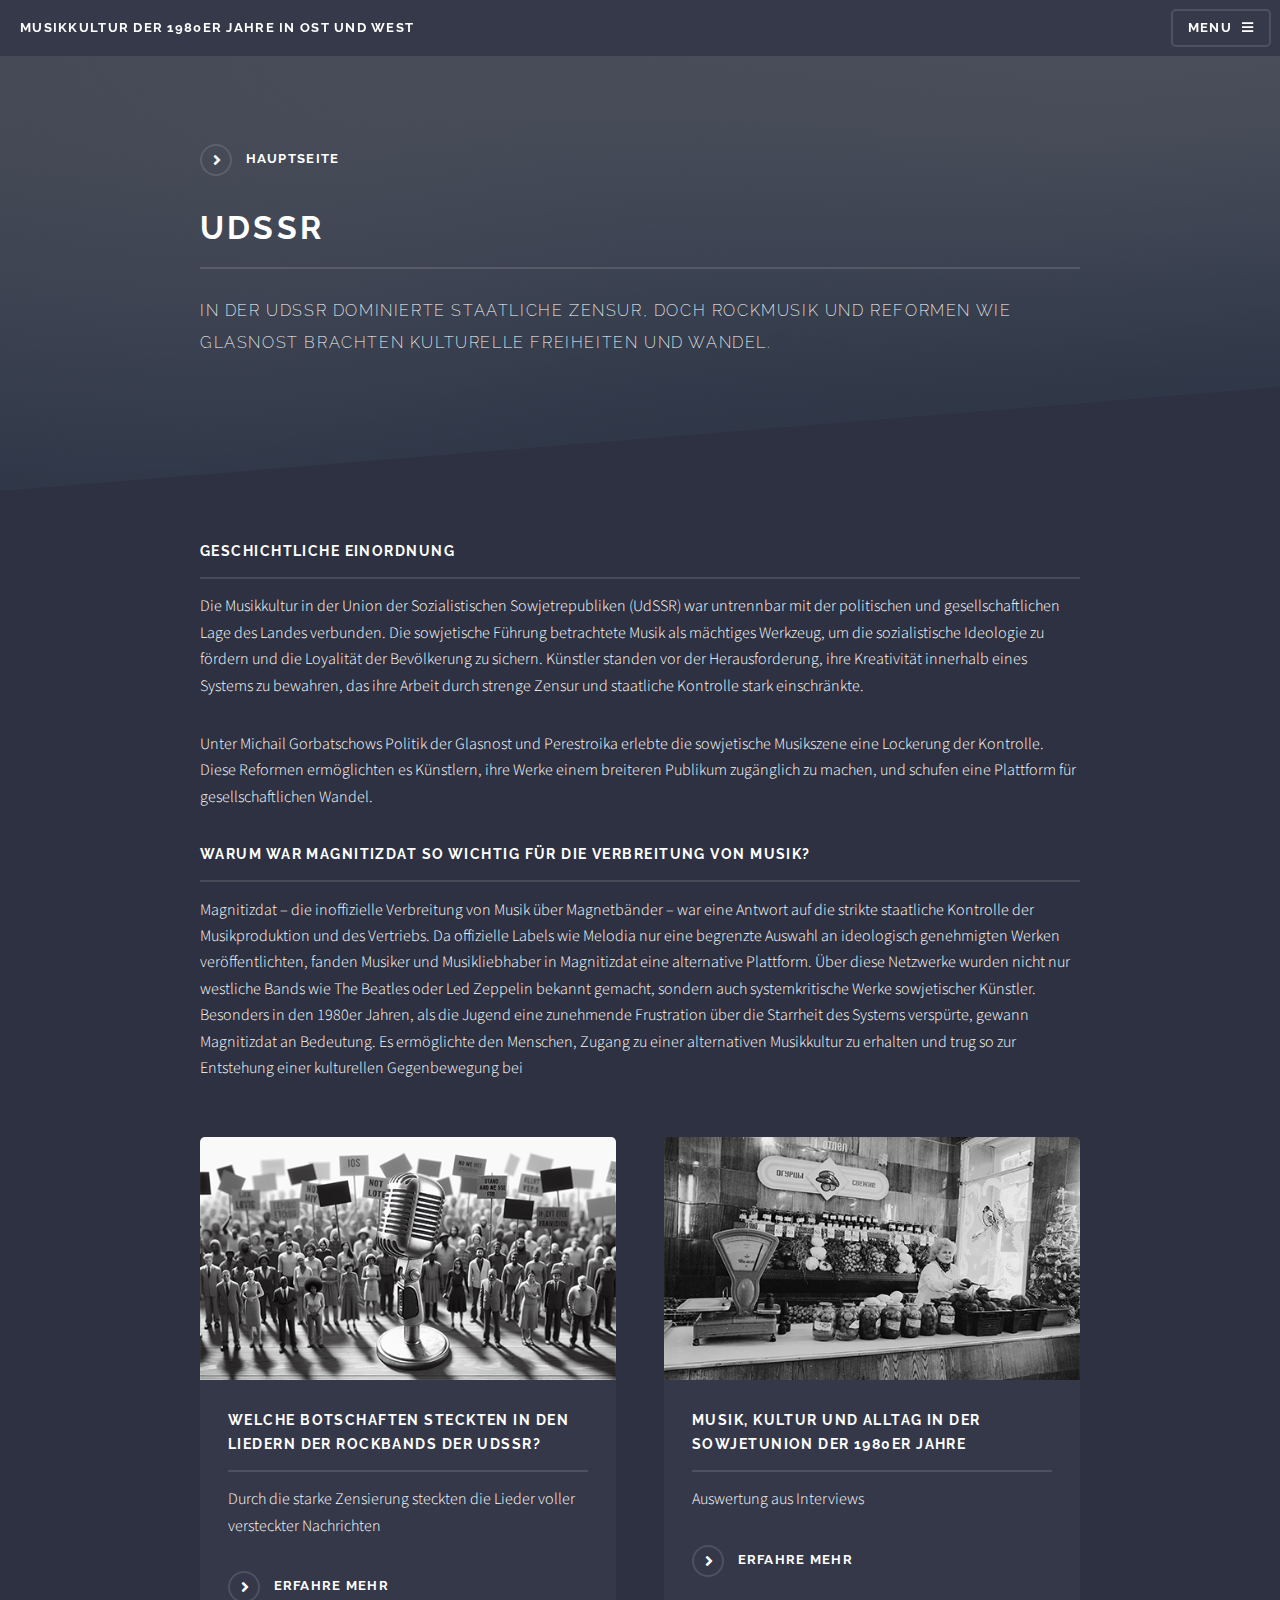
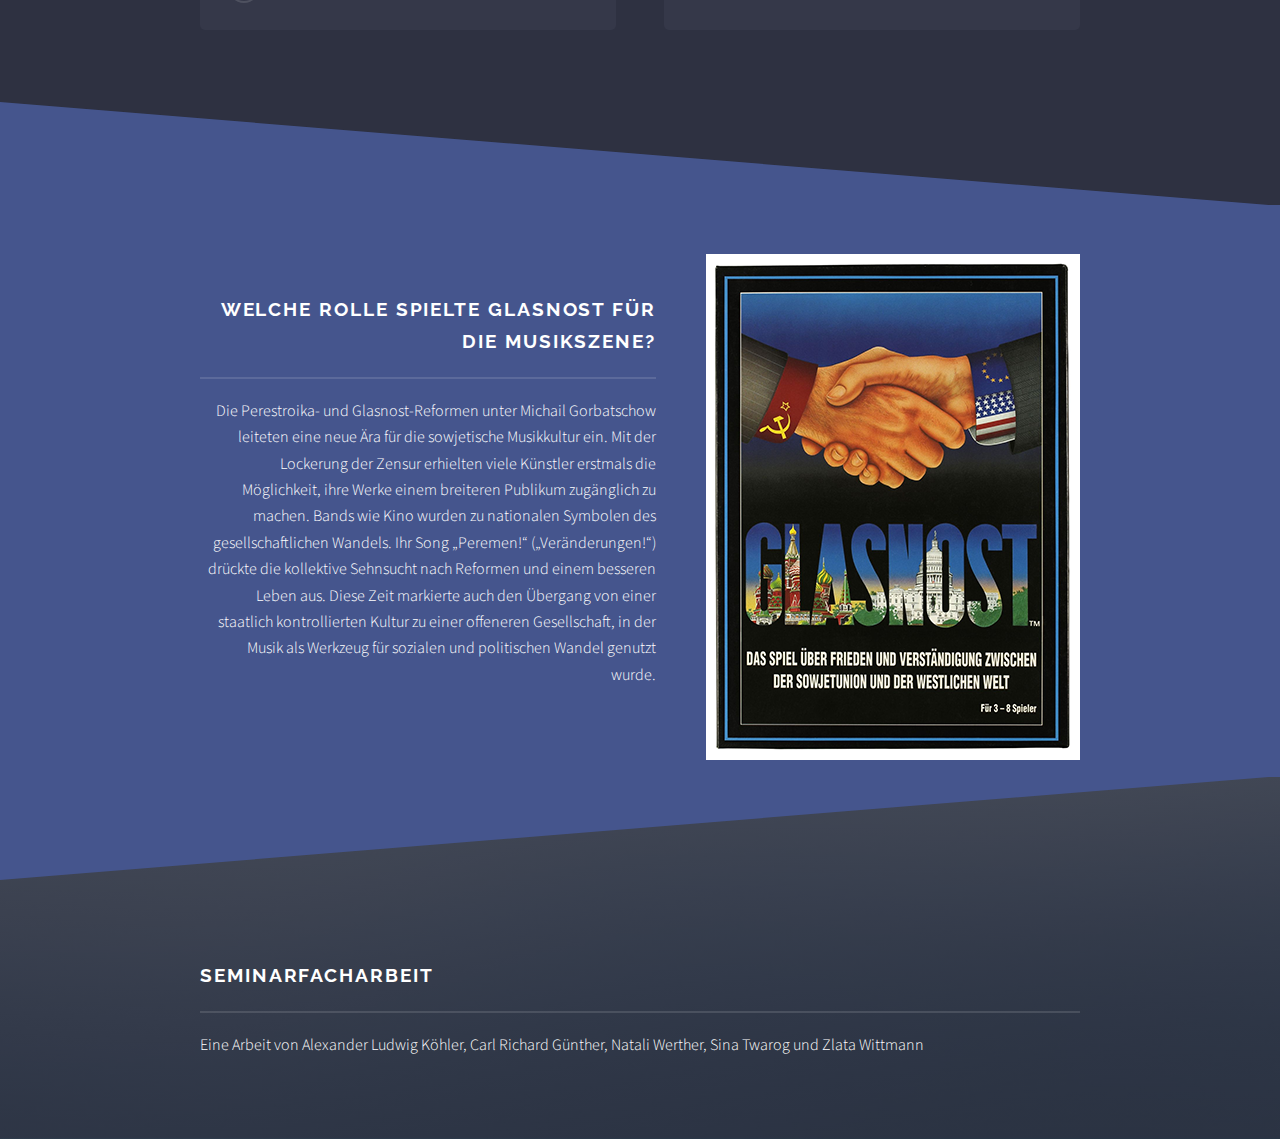
<file: html5up-solid-state/UdSSR.html>
<!DOCTYPE HTML>
<!--
	Solid State by HTML5 UP
	html5up.net | @ajlkn
	Free for personal and commercial use under the CCA 3.0 license (html5up.net/license)
-->
<html>
	<head>
		<title>Musikkultur der 1980er Jaher</title>
		<meta charset="utf-8" />
		<meta name="viewport" content="width=device-width, initial-scale=1, user-scalable=no" />
		<link rel="stylesheet" href="assets/css/main.css" />
		<noscript><link rel="stylesheet" href="assets/css/noscript.css" /></noscript>
	</head>
	<body class="is-preload">

		<!-- Page Wrapper -->
			<div id="page-wrapper">

				<!-- Header -->
					<header id="header">
						<h1><a href="index.html">Musikkultur der 1980er Jahre in Ost und West</a></h1>
						<nav>
							<a href="#menu">Menu</a>
						</nav>
					</header>

				<!-- Menu -->
					<nav id="menu">
						<div class="inner">
							<h2>Menu</h2>
							<ul class="links">
								<li><a href="index.html">Home</a></li>
								<li><a href="USA.html">USA</a></li>
								<li><a href="BRD.html">BRD</a></li>
								<li><a href="DDR.html">DDR</a></li>
								<li><a href="UdSSR.html">UdSSR</a></li>
							</ul>
							<a href="#" class="close">Close</a>
						</div>
					</nav>

				<!-- Wrapper -->
					<section id="wrapper">
						<header>
							<div class="inner">
								<a href="/index.html" class="special">Hauptseite</a>
								<h2>UdSSR</h2>
								<p>In der UdSSR dominierte staatliche Zensur, doch Rockmusik und Reformen wie Glasnost brachten kulturelle Freiheiten und Wandel.</p>
							</div>
						</header>

						<!-- Content -->
							<div class="wrapper">
								<div class="inner">

									<h3 class="major">Geschichtliche  Einordnung</h3>
									<p>Die Musikkultur in der Union der Sozialistischen Sowjetrepubliken (UdSSR) war untrennbar mit der politischen und gesellschaftlichen Lage des Landes verbunden. Die sowjetische Führung betrachtete Musik als mächtiges Werkzeug, um die sozialistische Ideologie zu fördern und die Loyalität der Bevölkerung zu sichern. Künstler standen vor der Herausforderung, ihre Kreativität innerhalb eines Systems zu bewahren, das ihre Arbeit durch strenge Zensur und staatliche Kontrolle stark einschränkte.</p>

									<p>Unter Michail Gorbatschows Politik der Glasnost und Perestroika erlebte die sowjetische Musikszene eine Lockerung der Kontrolle. Diese Reformen ermöglichten es Künstlern, ihre Werke einem breiteren Publikum zugänglich zu machen, und schufen eine Plattform für gesellschaftlichen Wandel.</p>

									<h3 class="major">Warum war Magnitizdat so wichtig für die Verbreitung von Musik?</h3>
									<p>Magnitizdat – die inoffizielle Verbreitung von Musik über Magnetbänder – war eine Antwort auf die strikte staatliche Kontrolle der Musikproduktion und des Vertriebs. Da offizielle Labels wie Melodia nur eine begrenzte Auswahl an ideologisch genehmigten Werken veröffentlichten, fanden Musiker und Musikliebhaber in Magnitizdat eine alternative Plattform. Über diese Netzwerke wurden nicht nur westliche Bands wie The Beatles oder Led Zeppelin bekannt gemacht, sondern auch systemkritische Werke sowjetischer Künstler. Besonders in den 1980er Jahren, als die Jugend eine zunehmende Frustration über die Starrheit des Systems verspürte, gewann Magnitizdat an Bedeutung. Es ermöglichte den Menschen, Zugang zu einer alternativen Musikkultur zu erhalten und trug so zur Entstehung einer kulturellen Gegenbewegung bei</p>

									<section class="features">
										<article>
											<a href="#" class="image"><img src="images/botschaft.png" alt="" /></a>
											<h3 class="major">Welche Botschaften steckten in den Liedern der Rockbands der UdSSR?</h3>
											<p>Durch die starke Zensierung steckten die Lieder voller versteckter Nachrichten</p>
											<a href="UdSSR-Botschaft.html" class="special">Erfahre Mehr</a>
										</article>
										<article>
											<a href="#" class="image"><img src="images/alltag-udssr.png" alt="" /></a>
											<h3 class="major">Musik, Kultur und Alltag in der Sowjetunion der 1980er Jahre</h3>
											<p>Auswertung aus Interviews</p>
											<a href="/UdSSR-Interview.html" class="special">Erfahre Mehr</a>
										</article>
									</section>

								</div>
							</div>
							<section id="two" class="wrapper alt spotlight style2">
								<div class="inner">
									<img src="images/glasnost.png" style="padding-left: 50px;">
									<div class="content">
										<h2 class="major">Welche Rolle spielte Glasnost für die Musikszene?</h2>
										<p>Die Perestroika- und Glasnost-Reformen unter Michail Gorbatschow leiteten eine neue Ära für die sowjetische Musikkultur ein. Mit der Lockerung der Zensur erhielten viele Künstler erstmals die Möglichkeit, ihre Werke einem breiteren Publikum zugänglich zu machen. Bands wie Kino wurden zu nationalen Symbolen des gesellschaftlichen Wandels. Ihr Song „Peremen!“ („Veränderungen!“) drückte die kollektive Sehnsucht nach Reformen und einem besseren Leben aus. Diese Zeit markierte auch den Übergang von einer staatlich kontrollierten Kultur zu einer offeneren Gesellschaft, in der Musik als Werkzeug für sozialen und politischen Wandel genutzt wurde.</p>
									</div>
								</div>
							</section>
					</section>

				<!-- Footer -->
				<section id="footer">
					<div class="inner">
						<h2 class="major">Seminarfacharbeit</h2>
						<p>Eine Arbeit von Alexander Ludwig Köhler, Carl Richard Günther, Natali Werther, Sina Twarog und Zlata Wittmann</p>
					</div>
				</section>

			</div>

		<!-- Scripts -->
			<script src="assets/js/jquery.min.js"></script>
			<script src="assets/js/jquery.scrollex.min.js"></script>
			<script src="assets/js/browser.min.js"></script>
			<script src="assets/js/breakpoints.min.js"></script>
			<script src="assets/js/util.js"></script>
			<script src="assets/js/main.js"></script>

	</body>
</html>
</file>
<file: html5up-solid-state/assets/css/noscript.css>
/*
	Solid State by HTML5 UP
	html5up.net | @ajlkn
	Free for personal and commercial use under the CCA 3.0 license (html5up.net/license)
*/

/* Banner */

	body.is-preload #banner .logo {
		-moz-transform: none;
		-webkit-transform: none;
		-ms-transform: none;
		transform: none;
		opacity: 1;
	}

	body.is-preload #banner h2 {
		opacity: 1;
		-moz-transform: none;
		-webkit-transform: none;
		-ms-transform: none;
		transform: none;
		-moz-filter: none;
		-webkit-filter: none;
		-ms-filter: none;
		filter: none;
	}

	body.is-preload #banner p {
		opacity: 01;
		-moz-transform: none;
		-webkit-transform: none;
		-ms-transform: none;
		transform: none;
		-moz-filter: none;
		-webkit-filter: none;
		-ms-filter: none;
		filter: none;
	}
</file>
<file: html5up-solid-state/assets/css/main.css>
@import url(fontawesome-all.min.css);
@import url("https://fonts.googleapis.com/css?family=Raleway:200,700|Source+Sans+Pro:300,600,300italic,600italic");

/*
	Solid State by HTML5 UP
	html5up.net | @ajlkn
	Free for personal and commercial use under the CCA 3.0 license (html5up.net/license)
*/

html, body, div, span, applet, object,
iframe, h1, h2, h3, h4, h5, h6, p, blockquote,
pre, a, abbr, acronym, address, big, cite,
code, del, dfn, em, img, ins, kbd, q, s, samp,
small, strike, strong, sub, sup, tt, var, b,
u, i, center, dl, dt, dd, ol, ul, li, fieldset,
form, label, legend, table, caption, tbody,
tfoot, thead, tr, th, td, article, aside,
canvas, details, embed, figure, figcaption,
footer, header, hgroup, menu, nav, output, ruby,
section, summary, time, mark, audio, video {
	margin: 0;
	padding: 0;
	border: 0;
	font-size: 100%;
	font: inherit;
	vertical-align: baseline;}

article, aside, details, figcaption, figure,
footer, header, hgroup, menu, nav, section {
	display: block;}

body {
	line-height: 1;
}

ol, ul {
	list-style: none;
}

blockquote, q {
	quotes: none;
}

	blockquote:before, blockquote:after, q:before, q:after {
		content: '';
		content: none;
	}

table {
	border-collapse: collapse;
	border-spacing: 0;
}

body {
	-webkit-text-size-adjust: none;
}

mark {
	background-color: transparent;
	color: inherit;
}

input::-moz-focus-inner {
	border: 0;
	padding: 0;
}

input, select, textarea {
	-moz-appearance: none;
	-webkit-appearance: none;
	-ms-appearance: none;
	appearance: none;
}

/* Basic */

	@-ms-viewport {
		width: device-width;
	}

	body {
		-ms-overflow-style: scrollbar;
	}

	@media screen and (max-width: 480px) {

		html, body {
			min-width: 320px;
		}

	}

	html {
		box-sizing: border-box;
	}

	*, *:before, *:after {
		box-sizing: inherit;
	}

	body {
		background-color: #2e3141;
		background-image: linear-gradient(to top, rgba(46, 49, 65, 0.8), rgba(46, 49, 65, 0.8)), url("../../images/bg.jpg");
		background-size: auto,
 cover;
		background-attachment: fixed,
 fixed;
		background-position: center,
 center;
	}

		body.is-preload *, body.is-preload *:before, body.is-preload *:after {
			-moz-animation: none !important;
			-webkit-animation: none !important;
			-ms-animation: none !important;
			animation: none !important;
			-moz-transition: none !important;
			-webkit-transition: none !important;
			-ms-transition: none !important;
			transition: none !important;
		}

/* Type */

	body, input, select, textarea {
		color: #ffffff;
		font-family: "Source Sans Pro", Helvetica, sans-serif;
		font-size: 16.5pt;
		font-weight: 300;
		line-height: 1.65;
	}

		@media screen and (max-width: 1680px) {

			body, input, select, textarea {
				font-size: 13pt;
			}

		}

		@media screen and (max-width: 1280px) {

			body, input, select, textarea {
				font-size: 12pt;
			}

		}

		@media screen and (max-width: 980px) {

			body, input, select, textarea {
				font-size: 12pt;
			}

		}

		@media screen and (max-width: 736px) {

			body, input, select, textarea {
				font-size: 12pt;
			}

		}

		@media screen and (max-width: 480px) {

			body, input, select, textarea {
				font-size: 12pt;
			}

		}

	a {
		-moz-transition: color 0.2s ease-in-out, border-bottom-color 0.2s ease-in-out;
		-webkit-transition: color 0.2s ease-in-out, border-bottom-color 0.2s ease-in-out;
		-ms-transition: color 0.2s ease-in-out, border-bottom-color 0.2s ease-in-out;
		transition: color 0.2s ease-in-out, border-bottom-color 0.2s ease-in-out;
		border-bottom: dotted 1px rgba(255, 255, 255, 0.35);
		color: #ffffff;
		text-decoration: none;
	}

		a:hover {
			border-bottom-color: transparent;
			color: #ffffff !important;
		}

		a.special:not(.button) {
			text-decoration: none;
			border-bottom: 0;
			display: block;
			font-family: Raleway, Helvetica, sans-serif;
			font-size: 0.8em;
			font-weight: 700;
			letter-spacing: 0.1em;
			margin: 0 0 2em 0;
			text-transform: uppercase;
		}

			a.special:not(.button):before {
				-moz-osx-font-smoothing: grayscale;
				-webkit-font-smoothing: antialiased;
				display: inline-block;
				font-style: normal;
				font-variant: normal;
				text-rendering: auto;
				line-height: 1;
				text-transform: none !important;
				font-family: 'Font Awesome 5 Free';
				font-weight: 900;
			}

			a.special:not(.button):before {
				-moz-transition: background-color 0.2s ease-in-out;
				-webkit-transition: background-color 0.2s ease-in-out;
				-ms-transition: background-color 0.2s ease-in-out;
				transition: background-color 0.2s ease-in-out;
				border-radius: 100%;
				border: solid 2px rgba(255, 255, 255, 0.125);
				content: '\f105';
				display: inline-block;
				font-size: 1.25em;
				height: 2em;
				line-height: 1.75em;
				margin-right: 0.85em;
				text-align: center;
				text-indent: 0.15em;
				vertical-align: middle;
				width: 2em;
			}

			a.special:not(.button):hover:before {
				background-color: rgba(255, 255, 255, 0.025);
			}

			a.special:not(.button):active:before {
				background-color: rgba(255, 255, 255, 0.075);
			}

	strong, b {
		color: #ffffff;
		font-weight: 600;
	}

	em, i {
		font-style: italic;
	}

	p {
		margin: 0 0 2em 0;
	}

	h1, h2, h3, h4, h5, h6 {
		color: #ffffff;
		font-family: Raleway, Helvetica, sans-serif;
		font-weight: 700;
		letter-spacing: 0.1em;
		margin: 0 0 1em 0;
		text-transform: uppercase;
	}

		h1 a, h2 a, h3 a, h4 a, h5 a, h6 a {
			color: inherit;
			text-decoration: none;
			border-bottom: 0;
		}

		h1 span, h2 span, h3 span, h4 span, h5 span, h6 span {
			font-weight: 200;
		}

		h1.major, h2.major, h3.major, h4.major, h5.major, h6.major {
			padding-bottom: 1em;
			border-bottom: solid 2px rgba(255, 255, 255, 0.125);
		}

	h2 {
		font-size: 1.2em;
	}

	h3 {
		font-size: 0.9em;
	}

	h4 {
		font-size: 0.7em;
	}

	h5 {
		font-size: 0.7em;
	}

	h6 {
		font-size: 0.7em;
	}

	@media screen and (max-width: 736px) {

		h2 {
			font-size: 1em;
		}

		h3 {
			font-size: 0.8em;
		}

	}

	sub {
		font-size: 0.8em;
		position: relative;
		top: 0.5em;
	}

	sup {
		font-size: 0.8em;
		position: relative;
		top: -0.5em;
	}

	blockquote {
		border-left: solid 4px rgba(255, 255, 255, 0.125);
		font-style: italic;
		margin: 0 0 2em 0;
		padding: 0.5em 0 0.5em 2em;
	}

	code {
		background: rgba(255, 255, 255, 0.025);
		border-radius: 5px;
		border: solid 2px rgba(255, 255, 255, 0.125);
		font-family: "Courier New", monospace;
		font-size: 0.9em;
		margin: 0 0.25em;
		padding: 0.25em 0.65em;
	}

	pre {
		-webkit-overflow-scrolling: touch;
		font-family: "Courier New", monospace;
		font-size: 0.9em;
		margin: 0 0 2em 0;
	}

		pre code {
			display: block;
			line-height: 1.75em;
			padding: 1em 1.5em;
			overflow-x: auto;
		}

	hr {
		border: 0;
		border-bottom: solid 2px rgba(255, 255, 255, 0.125);
		margin: 2.5em 0;
	}

		hr.major {
			margin: 4em 0;
		}

	.align-left {
		text-align: left;
	}

	.align-center {
		text-align: center;
	}

	.align-right {
		text-align: right;
	}

/* Row */

	.row {
		display: flex;
		flex-wrap: wrap;
		box-sizing: border-box;
		align-items: stretch;
	}

		.row > * {
			box-sizing: border-box;
		}

		.row.gtr-uniform > * > :last-child {
			margin-bottom: 0;
		}

		.row.aln-left {
			justify-content: flex-start;
		}

		.row.aln-center {
			justify-content: center;
		}

		.row.aln-right {
			justify-content: flex-end;
		}

		.row.aln-top {
			align-items: flex-start;
		}

		.row.aln-middle {
			align-items: center;
		}

		.row.aln-bottom {
			align-items: flex-end;
		}

		.row > .imp {
			order: -1;
		}

		.row > .col-1 {
			width: 8.33333%;
		}

		.row > .off-1 {
			margin-left: 8.33333%;
		}

		.row > .col-2 {
			width: 16.66667%;
		}

		.row > .off-2 {
			margin-left: 16.66667%;
		}

		.row > .col-3 {
			width: 25%;
		}

		.row > .off-3 {
			margin-left: 25%;
		}

		.row > .col-4 {
			width: 33.33333%;
		}

		.row > .off-4 {
			margin-left: 33.33333%;
		}

		.row > .col-5 {
			width: 41.66667%;
		}

		.row > .off-5 {
			margin-left: 41.66667%;
		}

		.row > .col-6 {
			width: 50%;
		}

		.row > .off-6 {
			margin-left: 50%;
		}

		.row > .col-7 {
			width: 58.33333%;
		}

		.row > .off-7 {
			margin-left: 58.33333%;
		}

		.row > .col-8 {
			width: 66.66667%;
		}

		.row > .off-8 {
			margin-left: 66.66667%;
		}

		.row > .col-9 {
			width: 75%;
		}

		.row > .off-9 {
			margin-left: 75%;
		}

		.row > .col-10 {
			width: 83.33333%;
		}

		.row > .off-10 {
			margin-left: 83.33333%;
		}

		.row > .col-11 {
			width: 91.66667%;
		}

		.row > .off-11 {
			margin-left: 91.66667%;
		}

		.row > .col-12 {
			width: 100%;
		}

		.row > .off-12 {
			margin-left: 100%;
		}

		.row.gtr-0 {
			margin-top: 0;
			margin-left: 0em;
		}

			.row.gtr-0 > * {
				padding: 0 0 0 0em;
			}

			.row.gtr-0.gtr-uniform {
				margin-top: 0em;
			}

				.row.gtr-0.gtr-uniform > * {
					padding-top: 0em;
				}

		.row.gtr-25 {
			margin-top: 0;
			margin-left: -0.4375em;
		}

			.row.gtr-25 > * {
				padding: 0 0 0 0.4375em;
			}

			.row.gtr-25.gtr-uniform {
				margin-top: -0.4375em;
			}

				.row.gtr-25.gtr-uniform > * {
					padding-top: 0.4375em;
				}

		.row.gtr-50 {
			margin-top: 0;
			margin-left: -0.875em;
		}

			.row.gtr-50 > * {
				padding: 0 0 0 0.875em;
			}

			.row.gtr-50.gtr-uniform {
				margin-top: -0.875em;
			}

				.row.gtr-50.gtr-uniform > * {
					padding-top: 0.875em;
				}

		.row {
			margin-top: 0;
			margin-left: -1.75em;
		}

			.row > * {
				padding: 0 0 0 1.75em;
			}

			.row.gtr-uniform {
				margin-top: -1.75em;
			}

				.row.gtr-uniform > * {
					padding-top: 1.75em;
				}

		.row.gtr-150 {
			margin-top: 0;
			margin-left: -2.625em;
		}

			.row.gtr-150 > * {
				padding: 0 0 0 2.625em;
			}

			.row.gtr-150.gtr-uniform {
				margin-top: -2.625em;
			}

				.row.gtr-150.gtr-uniform > * {
					padding-top: 2.625em;
				}

		.row.gtr-200 {
			margin-top: 0;
			margin-left: -3.5em;
		}

			.row.gtr-200 > * {
				padding: 0 0 0 3.5em;
			}

			.row.gtr-200.gtr-uniform {
				margin-top: -3.5em;
			}

				.row.gtr-200.gtr-uniform > * {
					padding-top: 3.5em;
				}

		@media screen and (max-width: 1680px) {

			.row {
				display: flex;
				flex-wrap: wrap;
				box-sizing: border-box;
				align-items: stretch;
			}

				.row > * {
					box-sizing: border-box;
				}

				.row.gtr-uniform > * > :last-child {
					margin-bottom: 0;
				}

				.row.aln-left {
					justify-content: flex-start;
				}

				.row.aln-center {
					justify-content: center;
				}

				.row.aln-right {
					justify-content: flex-end;
				}

				.row.aln-top {
					align-items: flex-start;
				}

				.row.aln-middle {
					align-items: center;
				}

				.row.aln-bottom {
					align-items: flex-end;
				}

				.row > .imp-xlarge {
					order: -1;
				}

				.row > .col-1-xlarge {
					width: 8.33333%;
				}

				.row > .off-1-xlarge {
					margin-left: 8.33333%;
				}

				.row > .col-2-xlarge {
					width: 16.66667%;
				}

				.row > .off-2-xlarge {
					margin-left: 16.66667%;
				}

				.row > .col-3-xlarge {
					width: 25%;
				}

				.row > .off-3-xlarge {
					margin-left: 25%;
				}

				.row > .col-4-xlarge {
					width: 33.33333%;
				}

				.row > .off-4-xlarge {
					margin-left: 33.33333%;
				}

				.row > .col-5-xlarge {
					width: 41.66667%;
				}

				.row > .off-5-xlarge {
					margin-left: 41.66667%;
				}

				.row > .col-6-xlarge {
					width: 50%;
				}

				.row > .off-6-xlarge {
					margin-left: 50%;
				}

				.row > .col-7-xlarge {
					width: 58.33333%;
				}

				.row > .off-7-xlarge {
					margin-left: 58.33333%;
				}

				.row > .col-8-xlarge {
					width: 66.66667%;
				}

				.row > .off-8-xlarge {
					margin-left: 66.66667%;
				}

				.row > .col-9-xlarge {
					width: 75%;
				}

				.row > .off-9-xlarge {
					margin-left: 75%;
				}

				.row > .col-10-xlarge {
					width: 83.33333%;
				}

				.row > .off-10-xlarge {
					margin-left: 83.33333%;
				}

				.row > .col-11-xlarge {
					width: 91.66667%;
				}

				.row > .off-11-xlarge {
					margin-left: 91.66667%;
				}

				.row > .col-12-xlarge {
					width: 100%;
				}

				.row > .off-12-xlarge {
					margin-left: 100%;
				}

				.row.gtr-0 {
					margin-top: 0;
					margin-left: 0em;
				}

					.row.gtr-0 > * {
						padding: 0 0 0 0em;
					}

					.row.gtr-0.gtr-uniform {
						margin-top: 0em;
					}

						.row.gtr-0.gtr-uniform > * {
							padding-top: 0em;
						}

				.row.gtr-25 {
					margin-top: 0;
					margin-left: -0.4375em;
				}

					.row.gtr-25 > * {
						padding: 0 0 0 0.4375em;
					}

					.row.gtr-25.gtr-uniform {
						margin-top: -0.4375em;
					}

						.row.gtr-25.gtr-uniform > * {
							padding-top: 0.4375em;
						}

				.row.gtr-50 {
					margin-top: 0;
					margin-left: -0.875em;
				}

					.row.gtr-50 > * {
						padding: 0 0 0 0.875em;
					}

					.row.gtr-50.gtr-uniform {
						margin-top: -0.875em;
					}

						.row.gtr-50.gtr-uniform > * {
							padding-top: 0.875em;
						}

				.row {
					margin-top: 0;
					margin-left: -1.75em;
				}

					.row > * {
						padding: 0 0 0 1.75em;
					}

					.row.gtr-uniform {
						margin-top: -1.75em;
					}

						.row.gtr-uniform > * {
							padding-top: 1.75em;
						}

				.row.gtr-150 {
					margin-top: 0;
					margin-left: -2.625em;
				}

					.row.gtr-150 > * {
						padding: 0 0 0 2.625em;
					}

					.row.gtr-150.gtr-uniform {
						margin-top: -2.625em;
					}

						.row.gtr-150.gtr-uniform > * {
							padding-top: 2.625em;
						}

				.row.gtr-200 {
					margin-top: 0;
					margin-left: -3.5em;
				}

					.row.gtr-200 > * {
						padding: 0 0 0 3.5em;
					}

					.row.gtr-200.gtr-uniform {
						margin-top: -3.5em;
					}

						.row.gtr-200.gtr-uniform > * {
							padding-top: 3.5em;
						}

		}

		@media screen and (max-width: 1280px) {

			.row {
				display: flex;
				flex-wrap: wrap;
				box-sizing: border-box;
				align-items: stretch;
			}

				.row > * {
					box-sizing: border-box;
				}

				.row.gtr-uniform > * > :last-child {
					margin-bottom: 0;
				}

				.row.aln-left {
					justify-content: flex-start;
				}

				.row.aln-center {
					justify-content: center;
				}

				.row.aln-right {
					justify-content: flex-end;
				}

				.row.aln-top {
					align-items: flex-start;
				}

				.row.aln-middle {
					align-items: center;
				}

				.row.aln-bottom {
					align-items: flex-end;
				}

				.row > .imp-large {
					order: -1;
				}

				.row > .col-1-large {
					width: 8.33333%;
				}

				.row > .off-1-large {
					margin-left: 8.33333%;
				}

				.row > .col-2-large {
					width: 16.66667%;
				}

				.row > .off-2-large {
					margin-left: 16.66667%;
				}

				.row > .col-3-large {
					width: 25%;
				}

				.row > .off-3-large {
					margin-left: 25%;
				}

				.row > .col-4-large {
					width: 33.33333%;
				}

				.row > .off-4-large {
					margin-left: 33.33333%;
				}

				.row > .col-5-large {
					width: 41.66667%;
				}

				.row > .off-5-large {
					margin-left: 41.66667%;
				}

				.row > .col-6-large {
					width: 50%;
				}

				.row > .off-6-large {
					margin-left: 50%;
				}

				.row > .col-7-large {
					width: 58.33333%;
				}

				.row > .off-7-large {
					margin-left: 58.33333%;
				}

				.row > .col-8-large {
					width: 66.66667%;
				}

				.row > .off-8-large {
					margin-left: 66.66667%;
				}

				.row > .col-9-large {
					width: 75%;
				}

				.row > .off-9-large {
					margin-left: 75%;
				}

				.row > .col-10-large {
					width: 83.33333%;
				}

				.row > .off-10-large {
					margin-left: 83.33333%;
				}

				.row > .col-11-large {
					width: 91.66667%;
				}

				.row > .off-11-large {
					margin-left: 91.66667%;
				}

				.row > .col-12-large {
					width: 100%;
				}

				.row > .off-12-large {
					margin-left: 100%;
				}

				.row.gtr-0 {
					margin-top: 0;
					margin-left: 0em;
				}

					.row.gtr-0 > * {
						padding: 0 0 0 0em;
					}

					.row.gtr-0.gtr-uniform {
						margin-top: 0em;
					}

						.row.gtr-0.gtr-uniform > * {
							padding-top: 0em;
						}

				.row.gtr-25 {
					margin-top: 0;
					margin-left: -0.4375em;
				}

					.row.gtr-25 > * {
						padding: 0 0 0 0.4375em;
					}

					.row.gtr-25.gtr-uniform {
						margin-top: -0.4375em;
					}

						.row.gtr-25.gtr-uniform > * {
							padding-top: 0.4375em;
						}

				.row.gtr-50 {
					margin-top: 0;
					margin-left: -0.875em;
				}

					.row.gtr-50 > * {
						padding: 0 0 0 0.875em;
					}

					.row.gtr-50.gtr-uniform {
						margin-top: -0.875em;
					}

						.row.gtr-50.gtr-uniform > * {
							padding-top: 0.875em;
						}

				.row {
					margin-top: 0;
					margin-left: -1.75em;
				}

					.row > * {
						padding: 0 0 0 1.75em;
					}

					.row.gtr-uniform {
						margin-top: -1.75em;
					}

						.row.gtr-uniform > * {
							padding-top: 1.75em;
						}

				.row.gtr-150 {
					margin-top: 0;
					margin-left: -2.625em;
				}

					.row.gtr-150 > * {
						padding: 0 0 0 2.625em;
					}

					.row.gtr-150.gtr-uniform {
						margin-top: -2.625em;
					}

						.row.gtr-150.gtr-uniform > * {
							padding-top: 2.625em;
						}

				.row.gtr-200 {
					margin-top: 0;
					margin-left: -3.5em;
				}

					.row.gtr-200 > * {
						padding: 0 0 0 3.5em;
					}

					.row.gtr-200.gtr-uniform {
						margin-top: -3.5em;
					}

						.row.gtr-200.gtr-uniform > * {
							padding-top: 3.5em;
						}

		}

		@media screen and (max-width: 980px) {

			.row {
				display: flex;
				flex-wrap: wrap;
				box-sizing: border-box;
				align-items: stretch;
			}

				.row > * {
					box-sizing: border-box;
				}

				.row.gtr-uniform > * > :last-child {
					margin-bottom: 0;
				}

				.row.aln-left {
					justify-content: flex-start;
				}

				.row.aln-center {
					justify-content: center;
				}

				.row.aln-right {
					justify-content: flex-end;
				}

				.row.aln-top {
					align-items: flex-start;
				}

				.row.aln-middle {
					align-items: center;
				}

				.row.aln-bottom {
					align-items: flex-end;
				}

				.row > .imp-medium {
					order: -1;
				}

				.row > .col-1-medium {
					width: 8.33333%;
				}

				.row > .off-1-medium {
					margin-left: 8.33333%;
				}

				.row > .col-2-medium {
					width: 16.66667%;
				}

				.row > .off-2-medium {
					margin-left: 16.66667%;
				}

				.row > .col-3-medium {
					width: 25%;
				}

				.row > .off-3-medium {
					margin-left: 25%;
				}

				.row > .col-4-medium {
					width: 33.33333%;
				}

				.row > .off-4-medium {
					margin-left: 33.33333%;
				}

				.row > .col-5-medium {
					width: 41.66667%;
				}

				.row > .off-5-medium {
					margin-left: 41.66667%;
				}

				.row > .col-6-medium {
					width: 50%;
				}

				.row > .off-6-medium {
					margin-left: 50%;
				}

				.row > .col-7-medium {
					width: 58.33333%;
				}

				.row > .off-7-medium {
					margin-left: 58.33333%;
				}

				.row > .col-8-medium {
					width: 66.66667%;
				}

				.row > .off-8-medium {
					margin-left: 66.66667%;
				}

				.row > .col-9-medium {
					width: 75%;
				}

				.row > .off-9-medium {
					margin-left: 75%;
				}

				.row > .col-10-medium {
					width: 83.33333%;
				}

				.row > .off-10-medium {
					margin-left: 83.33333%;
				}

				.row > .col-11-medium {
					width: 91.66667%;
				}

				.row > .off-11-medium {
					margin-left: 91.66667%;
				}

				.row > .col-12-medium {
					width: 100%;
				}

				.row > .off-12-medium {
					margin-left: 100%;
				}

				.row.gtr-0 {
					margin-top: 0;
					margin-left: 0em;
				}

					.row.gtr-0 > * {
						padding: 0 0 0 0em;
					}

					.row.gtr-0.gtr-uniform {
						margin-top: 0em;
					}

						.row.gtr-0.gtr-uniform > * {
							padding-top: 0em;
						}

				.row.gtr-25 {
					margin-top: 0;
					margin-left: -0.4375em;
				}

					.row.gtr-25 > * {
						padding: 0 0 0 0.4375em;
					}

					.row.gtr-25.gtr-uniform {
						margin-top: -0.4375em;
					}

						.row.gtr-25.gtr-uniform > * {
							padding-top: 0.4375em;
						}

				.row.gtr-50 {
					margin-top: 0;
					margin-left: -0.875em;
				}

					.row.gtr-50 > * {
						padding: 0 0 0 0.875em;
					}

					.row.gtr-50.gtr-uniform {
						margin-top: -0.875em;
					}

						.row.gtr-50.gtr-uniform > * {
							padding-top: 0.875em;
						}

				.row {
					margin-top: 0;
					margin-left: -1.75em;
				}

					.row > * {
						padding: 0 0 0 1.75em;
					}

					.row.gtr-uniform {
						margin-top: -1.75em;
					}

						.row.gtr-uniform > * {
							padding-top: 1.75em;
						}

				.row.gtr-150 {
					margin-top: 0;
					margin-left: -2.625em;
				}

					.row.gtr-150 > * {
						padding: 0 0 0 2.625em;
					}

					.row.gtr-150.gtr-uniform {
						margin-top: -2.625em;
					}

						.row.gtr-150.gtr-uniform > * {
							padding-top: 2.625em;
						}

				.row.gtr-200 {
					margin-top: 0;
					margin-left: -3.5em;
				}

					.row.gtr-200 > * {
						padding: 0 0 0 3.5em;
					}

					.row.gtr-200.gtr-uniform {
						margin-top: -3.5em;
					}

						.row.gtr-200.gtr-uniform > * {
							padding-top: 3.5em;
						}

		}

		@media screen and (max-width: 736px) {

			.row {
				display: flex;
				flex-wrap: wrap;
				box-sizing: border-box;
				align-items: stretch;
			}

				.row > * {
					box-sizing: border-box;
				}

				.row.gtr-uniform > * > :last-child {
					margin-bottom: 0;
				}

				.row.aln-left {
					justify-content: flex-start;
				}

				.row.aln-center {
					justify-content: center;
				}

				.row.aln-right {
					justify-content: flex-end;
				}

				.row.aln-top {
					align-items: flex-start;
				}

				.row.aln-middle {
					align-items: center;
				}

				.row.aln-bottom {
					align-items: flex-end;
				}

				.row > .imp-small {
					order: -1;
				}

				.row > .col-1-small {
					width: 8.33333%;
				}

				.row > .off-1-small {
					margin-left: 8.33333%;
				}

				.row > .col-2-small {
					width: 16.66667%;
				}

				.row > .off-2-small {
					margin-left: 16.66667%;
				}

				.row > .col-3-small {
					width: 25%;
				}

				.row > .off-3-small {
					margin-left: 25%;
				}

				.row > .col-4-small {
					width: 33.33333%;
				}

				.row > .off-4-small {
					margin-left: 33.33333%;
				}

				.row > .col-5-small {
					width: 41.66667%;
				}

				.row > .off-5-small {
					margin-left: 41.66667%;
				}

				.row > .col-6-small {
					width: 50%;
				}

				.row > .off-6-small {
					margin-left: 50%;
				}

				.row > .col-7-small {
					width: 58.33333%;
				}

				.row > .off-7-small {
					margin-left: 58.33333%;
				}

				.row > .col-8-small {
					width: 66.66667%;
				}

				.row > .off-8-small {
					margin-left: 66.66667%;
				}

				.row > .col-9-small {
					width: 75%;
				}

				.row > .off-9-small {
					margin-left: 75%;
				}

				.row > .col-10-small {
					width: 83.33333%;
				}

				.row > .off-10-small {
					margin-left: 83.33333%;
				}

				.row > .col-11-small {
					width: 91.66667%;
				}

				.row > .off-11-small {
					margin-left: 91.66667%;
				}

				.row > .col-12-small {
					width: 100%;
				}

				.row > .off-12-small {
					margin-left: 100%;
				}

				.row.gtr-0 {
					margin-top: 0;
					margin-left: 0em;
				}

					.row.gtr-0 > * {
						padding: 0 0 0 0em;
					}

					.row.gtr-0.gtr-uniform {
						margin-top: 0em;
					}

						.row.gtr-0.gtr-uniform > * {
							padding-top: 0em;
						}

				.row.gtr-25 {
					margin-top: 0;
					margin-left: -0.3125em;
				}

					.row.gtr-25 > * {
						padding: 0 0 0 0.3125em;
					}

					.row.gtr-25.gtr-uniform {
						margin-top: -0.3125em;
					}

						.row.gtr-25.gtr-uniform > * {
							padding-top: 0.3125em;
						}

				.row.gtr-50 {
					margin-top: 0;
					margin-left: -0.625em;
				}

					.row.gtr-50 > * {
						padding: 0 0 0 0.625em;
					}

					.row.gtr-50.gtr-uniform {
						margin-top: -0.625em;
					}

						.row.gtr-50.gtr-uniform > * {
							padding-top: 0.625em;
						}

				.row {
					margin-top: 0;
					margin-left: -1.25em;
				}

					.row > * {
						padding: 0 0 0 1.25em;
					}

					.row.gtr-uniform {
						margin-top: -1.25em;
					}

						.row.gtr-uniform > * {
							padding-top: 1.25em;
						}

				.row.gtr-150 {
					margin-top: 0;
					margin-left: -1.875em;
				}

					.row.gtr-150 > * {
						padding: 0 0 0 1.875em;
					}

					.row.gtr-150.gtr-uniform {
						margin-top: -1.875em;
					}

						.row.gtr-150.gtr-uniform > * {
							padding-top: 1.875em;
						}

				.row.gtr-200 {
					margin-top: 0;
					margin-left: -2.5em;
				}

					.row.gtr-200 > * {
						padding: 0 0 0 2.5em;
					}

					.row.gtr-200.gtr-uniform {
						margin-top: -2.5em;
					}

						.row.gtr-200.gtr-uniform > * {
							padding-top: 2.5em;
						}

		}

		@media screen and (max-width: 480px) {

			.row {
				display: flex;
				flex-wrap: wrap;
				box-sizing: border-box;
				align-items: stretch;
			}

				.row > * {
					box-sizing: border-box;
				}

				.row.gtr-uniform > * > :last-child {
					margin-bottom: 0;
				}

				.row.aln-left {
					justify-content: flex-start;
				}

				.row.aln-center {
					justify-content: center;
				}

				.row.aln-right {
					justify-content: flex-end;
				}

				.row.aln-top {
					align-items: flex-start;
				}

				.row.aln-middle {
					align-items: center;
				}

				.row.aln-bottom {
					align-items: flex-end;
				}

				.row > .imp-xsmall {
					order: -1;
				}

				.row > .col-1-xsmall {
					width: 8.33333%;
				}

				.row > .off-1-xsmall {
					margin-left: 8.33333%;
				}

				.row > .col-2-xsmall {
					width: 16.66667%;
				}

				.row > .off-2-xsmall {
					margin-left: 16.66667%;
				}

				.row > .col-3-xsmall {
					width: 25%;
				}

				.row > .off-3-xsmall {
					margin-left: 25%;
				}

				.row > .col-4-xsmall {
					width: 33.33333%;
				}

				.row > .off-4-xsmall {
					margin-left: 33.33333%;
				}

				.row > .col-5-xsmall {
					width: 41.66667%;
				}

				.row > .off-5-xsmall {
					margin-left: 41.66667%;
				}

				.row > .col-6-xsmall {
					width: 50%;
				}

				.row > .off-6-xsmall {
					margin-left: 50%;
				}

				.row > .col-7-xsmall {
					width: 58.33333%;
				}

				.row > .off-7-xsmall {
					margin-left: 58.33333%;
				}

				.row > .col-8-xsmall {
					width: 66.66667%;
				}

				.row > .off-8-xsmall {
					margin-left: 66.66667%;
				}

				.row > .col-9-xsmall {
					width: 75%;
				}

				.row > .off-9-xsmall {
					margin-left: 75%;
				}

				.row > .col-10-xsmall {
					width: 83.33333%;
				}

				.row > .off-10-xsmall {
					margin-left: 83.33333%;
				}

				.row > .col-11-xsmall {
					width: 91.66667%;
				}

				.row > .off-11-xsmall {
					margin-left: 91.66667%;
				}

				.row > .col-12-xsmall {
					width: 100%;
				}

				.row > .off-12-xsmall {
					margin-left: 100%;
				}

				.row.gtr-0 {
					margin-top: 0;
					margin-left: 0em;
				}

					.row.gtr-0 > * {
						padding: 0 0 0 0em;
					}

					.row.gtr-0.gtr-uniform {
						margin-top: 0em;
					}

						.row.gtr-0.gtr-uniform > * {
							padding-top: 0em;
						}

				.row.gtr-25 {
					margin-top: 0;
					margin-left: -0.3125em;
				}

					.row.gtr-25 > * {
						padding: 0 0 0 0.3125em;
					}

					.row.gtr-25.gtr-uniform {
						margin-top: -0.3125em;
					}

						.row.gtr-25.gtr-uniform > * {
							padding-top: 0.3125em;
						}

				.row.gtr-50 {
					margin-top: 0;
					margin-left: -0.625em;
				}

					.row.gtr-50 > * {
						padding: 0 0 0 0.625em;
					}

					.row.gtr-50.gtr-uniform {
						margin-top: -0.625em;
					}

						.row.gtr-50.gtr-uniform > * {
							padding-top: 0.625em;
						}

				.row {
					margin-top: 0;
					margin-left: -1.25em;
				}

					.row > * {
						padding: 0 0 0 1.25em;
					}

					.row.gtr-uniform {
						margin-top: -1.25em;
					}

						.row.gtr-uniform > * {
							padding-top: 1.25em;
						}

				.row.gtr-150 {
					margin-top: 0;
					margin-left: -1.875em;
				}

					.row.gtr-150 > * {
						padding: 0 0 0 1.875em;
					}

					.row.gtr-150.gtr-uniform {
						margin-top: -1.875em;
					}

						.row.gtr-150.gtr-uniform > * {
							padding-top: 1.875em;
						}

				.row.gtr-200 {
					margin-top: 0;
					margin-left: -2.5em;
				}

					.row.gtr-200 > * {
						padding: 0 0 0 2.5em;
					}

					.row.gtr-200.gtr-uniform {
						margin-top: -2.5em;
					}

						.row.gtr-200.gtr-uniform > * {
							padding-top: 2.5em;
						}

		}

		@media screen and (max-width: 360px) {

			.row {
				display: flex;
				flex-wrap: wrap;
				box-sizing: border-box;
				align-items: stretch;
			}

				.row > * {
					box-sizing: border-box;
				}

				.row.gtr-uniform > * > :last-child {
					margin-bottom: 0;
				}

				.row.aln-left {
					justify-content: flex-start;
				}

				.row.aln-center {
					justify-content: center;
				}

				.row.aln-right {
					justify-content: flex-end;
				}

				.row.aln-top {
					align-items: flex-start;
				}

				.row.aln-middle {
					align-items: center;
				}

				.row.aln-bottom {
					align-items: flex-end;
				}

				.row > .imp-xxsmall {
					order: -1;
				}

				.row > .col-1-xxsmall {
					width: 8.33333%;
				}

				.row > .off-1-xxsmall {
					margin-left: 8.33333%;
				}

				.row > .col-2-xxsmall {
					width: 16.66667%;
				}

				.row > .off-2-xxsmall {
					margin-left: 16.66667%;
				}

				.row > .col-3-xxsmall {
					width: 25%;
				}

				.row > .off-3-xxsmall {
					margin-left: 25%;
				}

				.row > .col-4-xxsmall {
					width: 33.33333%;
				}

				.row > .off-4-xxsmall {
					margin-left: 33.33333%;
				}

				.row > .col-5-xxsmall {
					width: 41.66667%;
				}

				.row > .off-5-xxsmall {
					margin-left: 41.66667%;
				}

				.row > .col-6-xxsmall {
					width: 50%;
				}

				.row > .off-6-xxsmall {
					margin-left: 50%;
				}

				.row > .col-7-xxsmall {
					width: 58.33333%;
				}

				.row > .off-7-xxsmall {
					margin-left: 58.33333%;
				}

				.row > .col-8-xxsmall {
					width: 66.66667%;
				}

				.row > .off-8-xxsmall {
					margin-left: 66.66667%;
				}

				.row > .col-9-xxsmall {
					width: 75%;
				}

				.row > .off-9-xxsmall {
					margin-left: 75%;
				}

				.row > .col-10-xxsmall {
					width: 83.33333%;
				}

				.row > .off-10-xxsmall {
					margin-left: 83.33333%;
				}

				.row > .col-11-xxsmall {
					width: 91.66667%;
				}

				.row > .off-11-xxsmall {
					margin-left: 91.66667%;
				}

				.row > .col-12-xxsmall {
					width: 100%;
				}

				.row > .off-12-xxsmall {
					margin-left: 100%;
				}

				.row.gtr-0 {
					margin-top: 0;
					margin-left: 0em;
				}

					.row.gtr-0 > * {
						padding: 0 0 0 0em;
					}

					.row.gtr-0.gtr-uniform {
						margin-top: 0em;
					}

						.row.gtr-0.gtr-uniform > * {
							padding-top: 0em;
						}

				.row.gtr-25 {
					margin-top: 0;
					margin-left: -0.3125em;
				}

					.row.gtr-25 > * {
						padding: 0 0 0 0.3125em;
					}

					.row.gtr-25.gtr-uniform {
						margin-top: -0.3125em;
					}

						.row.gtr-25.gtr-uniform > * {
							padding-top: 0.3125em;
						}

				.row.gtr-50 {
					margin-top: 0;
					margin-left: -0.625em;
				}

					.row.gtr-50 > * {
						padding: 0 0 0 0.625em;
					}

					.row.gtr-50.gtr-uniform {
						margin-top: -0.625em;
					}

						.row.gtr-50.gtr-uniform > * {
							padding-top: 0.625em;
						}

				.row {
					margin-top: 0;
					margin-left: -1.25em;
				}

					.row > * {
						padding: 0 0 0 1.25em;
					}

					.row.gtr-uniform {
						margin-top: -1.25em;
					}

						.row.gtr-uniform > * {
							padding-top: 1.25em;
						}

				.row.gtr-150 {
					margin-top: 0;
					margin-left: -1.875em;
				}

					.row.gtr-150 > * {
						padding: 0 0 0 1.875em;
					}

					.row.gtr-150.gtr-uniform {
						margin-top: -1.875em;
					}

						.row.gtr-150.gtr-uniform > * {
							padding-top: 1.875em;
						}

				.row.gtr-200 {
					margin-top: 0;
					margin-left: -2.5em;
				}

					.row.gtr-200 > * {
						padding: 0 0 0 2.5em;
					}

					.row.gtr-200.gtr-uniform {
						margin-top: -2.5em;
					}

						.row.gtr-200.gtr-uniform > * {
							padding-top: 2.5em;
						}

		}

/* Section/Article */

	section.special, article.special {
		text-align: center;
	}

/* Form */

	form {
		margin: 0 0 2em 0;
	}

		form > :last-child {
			margin-bottom: 0;
		}

		form > .fields {
			display: -moz-flex;
			display: -webkit-flex;
			display: -ms-flex;
			display: flex;
			-moz-flex-wrap: wrap;
			-webkit-flex-wrap: wrap;
			-ms-flex-wrap: wrap;
			flex-wrap: wrap;
			width: calc(100% + 3em);
			margin: -1.5em 0 2em -1.5em;
		}

			form > .fields > .field {
				-moz-flex-grow: 0;
				-webkit-flex-grow: 0;
				-ms-flex-grow: 0;
				flex-grow: 0;
				-moz-flex-shrink: 0;
				-webkit-flex-shrink: 0;
				-ms-flex-shrink: 0;
				flex-shrink: 0;
				padding: 1.5em 0 0 1.5em;
				width: calc(100% - 1.5em);
			}

				form > .fields > .field.half {
					width: calc(50% - 0.75em);
				}

				form > .fields > .field.third {
					width: calc(100%/3 - 0.5em);
				}

				form > .fields > .field.quarter {
					width: calc(25% - 0.375em);
				}

		@media screen and (max-width: 480px) {

			form > .fields {
				width: calc(100% + 3em);
				margin: -1.5em 0 2em -1.5em;
			}

				form > .fields > .field {
					padding: 1.5em 0 0 1.5em;
					width: calc(100% - 1.5em);
				}

					form > .fields > .field.half {
						width: calc(100% - 1.5em);
					}

					form > .fields > .field.third {
						width: calc(100% - 1.5em);
					}

					form > .fields > .field.quarter {
						width: calc(100% - 1.5em);
					}

		}

	label {
		color: #ffffff;
		display: block;
		font-family: Raleway, Helvetica, sans-serif;
		font-size: 0.8em;
		font-weight: 700;
		letter-spacing: 0.1em;
		margin: 0 0 0.7em 0;
		text-transform: uppercase;
	}

	input[type="text"],
	input[type="password"],
	input[type="email"],
	input[type="tel"],
	select,
	textarea {
		-moz-appearance: none;
		-webkit-appearance: none;
		-ms-appearance: none;
		appearance: none;
		background: rgba(255, 255, 255, 0.025);
		border-radius: 5px;
		border: none;
		border: solid 2px rgba(255, 255, 255, 0.125);
		color: inherit;
		display: block;
		outline: 0;
		padding: 0 1em;
		text-decoration: none;
		width: 100%;
	}

		input[type="text"]:invalid,
		input[type="password"]:invalid,
		input[type="email"]:invalid,
		input[type="tel"]:invalid,
		select:invalid,
		textarea:invalid {
			box-shadow: none;
		}

		input[type="text"]:focus,
		input[type="password"]:focus,
		input[type="email"]:focus,
		input[type="tel"]:focus,
		select:focus,
		textarea:focus {
			border-color: #5b6ba6;
		}

	select {
		background-image: url("data:image/svg+xml;charset=utf8,%3Csvg xmlns='http://www.w3.org/2000/svg' width='40' height='40' preserveAspectRatio='none' viewBox='0 0 40 40'%3E%3Cpath d='M9.4,12.3l10.4,10.4l10.4-10.4c0.2-0.2,0.5-0.4,0.9-0.4c0.3,0,0.6,0.1,0.9,0.4l3.3,3.3c0.2,0.2,0.4,0.5,0.4,0.9 c0,0.4-0.1,0.6-0.4,0.9L20.7,31.9c-0.2,0.2-0.5,0.4-0.9,0.4c-0.3,0-0.6-0.1-0.9-0.4L4.3,17.3c-0.2-0.2-0.4-0.5-0.4-0.9 c0-0.4,0.1-0.6,0.4-0.9l3.3-3.3c0.2-0.2,0.5-0.4,0.9-0.4S9.1,12.1,9.4,12.3z' fill='rgba(255, 255, 255, 0.125)' /%3E%3C/svg%3E");
		background-size: 1.25rem;
		background-repeat: no-repeat;
		background-position: calc(100% - 1rem) center;
		height: 2.75em;
		padding-right: 2.75em;
		text-overflow: ellipsis;
	}

		select option {
			color: #ffffff;
			background: #2e3141;
		}

		select:focus::-ms-value {
			background-color: transparent;
		}

		select::-ms-expand {
			display: none;
		}

	input[type="text"],
	input[type="password"],
	input[type="email"],
	select {
		height: 2.75em;
	}

	textarea {
		padding: 0.75em 1em;
	}

	input[type="checkbox"],
	input[type="radio"] {
		-moz-appearance: none;
		-webkit-appearance: none;
		-ms-appearance: none;
		appearance: none;
		display: block;
		float: left;
		margin-right: -2em;
		opacity: 0;
		width: 1em;
		z-index: -1;
	}

		input[type="checkbox"] + label,
		input[type="radio"] + label {
			text-decoration: none;
			color: #ffffff;
			cursor: pointer;
			display: inline-block;
			font-size: 1em;
			font-family: "Source Sans Pro", Helvetica, sans-serif;
			text-transform: none;
			letter-spacing: 0;
			font-weight: 300;
			padding-left: 2.4em;
			padding-right: 0.75em;
			position: relative;
		}

			input[type="checkbox"] + label:before,
			input[type="radio"] + label:before {
				-moz-osx-font-smoothing: grayscale;
				-webkit-font-smoothing: antialiased;
				display: inline-block;
				font-style: normal;
				font-variant: normal;
				text-rendering: auto;
				line-height: 1;
				text-transform: none !important;
				font-family: 'Font Awesome 5 Free';
				font-weight: 900;
			}

			input[type="checkbox"] + label:before,
			input[type="radio"] + label:before {
				background: rgba(255, 255, 255, 0.025);
				border-radius: 5px;
				border: solid 2px rgba(255, 255, 255, 0.125);
				content: '';
				display: inline-block;
				font-size: 0.8em;
				height: 2.0625em;
				left: 0;
				line-height: 2.0625em;
				position: absolute;
				text-align: center;
				top: 0;
				width: 2.0625em;
			}

		input[type="checkbox"]:checked + label:before,
		input[type="radio"]:checked + label:before {
			background: #ffffff;
			border-color: #ffffff;
			content: '\f00c';
			color: #2e3141;
		}

		input[type="checkbox"]:focus + label:before,
		input[type="radio"]:focus + label:before {
			border-color: #4c5c96;
		}

	input[type="checkbox"] + label:before {
		border-radius: 5px;
	}

	input[type="radio"] + label:before {
		border-radius: 100%;
	}

	::-webkit-input-placeholder {
		color: rgba(255, 255, 255, 0.35) !important;
		opacity: 1.0;
	}

	:-moz-placeholder {
		color: rgba(255, 255, 255, 0.35) !important;
		opacity: 1.0;
	}

	::-moz-placeholder {
		color: rgba(255, 255, 255, 0.35) !important;
		opacity: 1.0;
	}

	:-ms-input-placeholder {
		color: rgba(255, 255, 255, 0.35) !important;
		opacity: 1.0;
	}

/* Box */

	.box {
		border-radius: 5px;
		border: solid 2px rgba(255, 255, 255, 0.125);
		margin-bottom: 2em;
		padding: 1.5em;
	}

		.box > :last-child,
		.box > :last-child > :last-child,
		.box > :last-child > :last-child > :last-child {
			margin-bottom: 0;
		}

		.box.alt {
			border: 0;
			border-radius: 0;
			padding: 0;
		}

/* Icon */

	.icon {
		text-decoration: none;
		border-bottom: none;
		position: relative;
	}

		.icon:before {
			-moz-osx-font-smoothing: grayscale;
			-webkit-font-smoothing: antialiased;
			display: inline-block;
			font-style: normal;
			font-variant: normal;
			text-rendering: auto;
			line-height: 1;
			text-transform: none !important;
			font-family: 'Font Awesome 5 Free';
			font-weight: 400;
		}

		.icon > .label {
			display: none;
		}

		.icon:before {
			line-height: inherit;
		}

		.icon.solid:before {
			font-weight: 900;
		}

		.icon.brands:before {
			font-family: 'Font Awesome 5 Brands';
		}

/* Image */

	.image {
		border-radius: 5px;
		border: 0;
		display: inline-block;
		position: relative;
	}

		.image img {
			border-radius: 5px;
			display: block;
		}

		.image.left, .image.right {
			max-width: 40%;
		}

			.image.left img, .image.right img {
				width: 100%;
			}

		.image.left {
			float: left;
			padding: 0 1.5em 1em 0;
			top: 0.25em;
		}

		.image.right {
			float: right;
			padding: 0 0 1em 1.5em;
			top: 0.25em;
		}

		.image.fit {
			display: block;
			margin: 0 0 2em 0;
			width: 100%;
		}

			.image.fit img {
				width: 100%;
			}

		.image.main {
			display: block;
			margin: 0 0 3em 0;
			width: 100%;
		}

			.image.main img {
				width: 100%;
			}

/* List */

	ol {
		list-style: decimal;
		margin: 0 0 2em 0;
		padding-left: 1.25em;
	}

		ol li {
			padding-left: 0.25em;
		}

	ul {
		list-style: disc;
		margin: 0 0 2em 0;
		padding-left: 1em;
	}

		ul li {
			padding-left: 0.5em;
		}

		ul.alt {
			list-style: none;
			padding-left: 0;
		}

			ul.alt li {
				border-top: solid 1px rgba(255, 255, 255, 0.125);
				padding: 0.5em 0;
			}

				ul.alt li:first-child {
					border-top: 0;
					padding-top: 0;
				}

	dl {
		margin: 0 0 2em 0;
	}

		dl dt {
			display: block;
			font-weight: 600;
			margin: 0 0 1em 0;
		}

		dl dd {
			margin-left: 2em;
		}

/* Actions */

	ul.actions {
		display: -moz-flex;
		display: -webkit-flex;
		display: -ms-flex;
		display: flex;
		cursor: default;
		list-style: none;
		margin-left: -1em;
		padding-left: 0;
	}

		ul.actions li {
			padding: 0 0 0 1em;
			vertical-align: middle;
		}

		ul.actions.special {
			-moz-justify-content: center;
			-webkit-justify-content: center;
			-ms-justify-content: center;
			justify-content: center;
			width: 100%;
			margin-left: 0;
		}

			ul.actions.special li:first-child {
				padding-left: 0;
			}

		ul.actions.stacked {
			-moz-flex-direction: column;
			-webkit-flex-direction: column;
			-ms-flex-direction: column;
			flex-direction: column;
			margin-left: 0;
		}

			ul.actions.stacked li {
				padding: 1.3em 0 0 0;
			}

				ul.actions.stacked li:first-child {
					padding-top: 0;
				}

		ul.actions.fit {
			width: calc(100% + 1em);
		}

			ul.actions.fit li {
				-moz-flex-grow: 1;
				-webkit-flex-grow: 1;
				-ms-flex-grow: 1;
				flex-grow: 1;
				-moz-flex-shrink: 1;
				-webkit-flex-shrink: 1;
				-ms-flex-shrink: 1;
				flex-shrink: 1;
				width: 100%;
			}

				ul.actions.fit li > * {
					width: 100%;
				}

			ul.actions.fit.stacked {
				width: 100%;
			}

		@media screen and (max-width: 480px) {

			ul.actions:not(.fixed) {
				-moz-flex-direction: column;
				-webkit-flex-direction: column;
				-ms-flex-direction: column;
				flex-direction: column;
				margin-left: 0;
				width: 100% !important;
			}

				ul.actions:not(.fixed) li {
					-moz-flex-grow: 1;
					-webkit-flex-grow: 1;
					-ms-flex-grow: 1;
					flex-grow: 1;
					-moz-flex-shrink: 1;
					-webkit-flex-shrink: 1;
					-ms-flex-shrink: 1;
					flex-shrink: 1;
					padding: 1em 0 0 0;
					text-align: center;
					width: 100%;
				}

					ul.actions:not(.fixed) li > * {
						width: 100%;
					}

					ul.actions:not(.fixed) li:first-child {
						padding-top: 0;
					}

					ul.actions:not(.fixed) li input[type="submit"],
					ul.actions:not(.fixed) li input[type="reset"],
					ul.actions:not(.fixed) li input[type="button"],
					ul.actions:not(.fixed) li button,
					ul.actions:not(.fixed) li .button {
						width: 100%;
					}

						ul.actions:not(.fixed) li input[type="submit"].icon:before,
						ul.actions:not(.fixed) li input[type="reset"].icon:before,
						ul.actions:not(.fixed) li input[type="button"].icon:before,
						ul.actions:not(.fixed) li button.icon:before,
						ul.actions:not(.fixed) li .button.icon:before {
							margin-left: -0.5rem;
						}

		}

/* Icons */

	ul.icons {
		cursor: default;
		list-style: none;
		padding-left: 0;
	}

		ul.icons li {
			display: inline-block;
			padding: 0 1em 0 0;
		}

			ul.icons li:last-child {
				padding-right: 0;
			}

			ul.icons li .icon:before {
				font-size: 1.25em;
			}

/* Contact */

	ul.contact {
		list-style: none;
		padding: 0;
	}

		ul.contact li {
			text-decoration: none;
			margin: 2.5em 0 0 0;
			padding: 0 0 0 3.25em;
			position: relative;
		}

			ul.contact li:before {
				-moz-osx-font-smoothing: grayscale;
				-webkit-font-smoothing: antialiased;
				display: inline-block;
				font-style: normal;
				font-variant: normal;
				text-rendering: auto;
				line-height: 1;
				text-transform: none !important;
				font-family: 'Font Awesome 5 Free';
				font-weight: 400;
			}

			ul.contact li:before {
				border-radius: 100%;
				border: solid 2px rgba(255, 255, 255, 0.125);
				display: inline-block;
				font-size: 0.8em;
				height: 2.5em;
				left: 0;
				line-height: 2.35em;
				position: absolute;
				text-align: center;
				top: 0;
				width: 2.5em;
			}

			ul.contact li:first-child {
				margin-top: 0;
			}

		@media screen and (max-width: 736px) {

			ul.contact li {
				margin: 1.5em 0 0 0;
			}

		}

/* Pagination */

	ul.pagination {
		cursor: default;
		list-style: none;
		padding-left: 0;
	}

		ul.pagination li {
			display: inline-block;
			padding-left: 0;
			vertical-align: middle;
		}

			ul.pagination li > .page {
				-moz-transition: background-color 0.2s ease-in-out, color 0.2s ease-in-out;
				-webkit-transition: background-color 0.2s ease-in-out, color 0.2s ease-in-out;
				-ms-transition: background-color 0.2s ease-in-out, color 0.2s ease-in-out;
				transition: background-color 0.2s ease-in-out, color 0.2s ease-in-out;
				border-bottom: 0;
				border-radius: 5px;
				display: inline-block;
				height: 1.5em;
				line-height: 1.5em;
				margin: 0 0.125em;
				min-width: 1.5em;
				padding: 0 0.5em;
				text-align: center;
			}

				ul.pagination li > .page:hover {
					background-color: rgba(255, 255, 255, 0.025);
				}

				ul.pagination li > .page.active {
					background-color: #4c5c96;
				}

			ul.pagination li:first-child {
				padding-right: 0.75em;
			}

			ul.pagination li:last-child {
				padding-left: 0.75em;
			}

		@media screen and (max-width: 480px) {

			ul.pagination li:nth-child(n+2):nth-last-child(n+2) {
				display: none;
			}

			ul.pagination li .button {
				width: 100%;
			}

			ul.pagination li:first-child {
				width: calc(50% - 2px);
				text-align: left;
				padding-right: 0.325em;
			}

			ul.pagination li:last-child {
				width: calc(50% - 2px);
				text-align: right;
				padding-left: 0.325em;
			}

		}

/* Table */

	.table-wrapper {
		-webkit-overflow-scrolling: touch;
		overflow-x: auto;
	}

	table {
		margin: 0 0 2em 0;
		width: 100%;
	}

		table tbody tr {
			border: solid 1px rgba(255, 255, 255, 0.125);
			border-left: 0;
			border-right: 0;
		}

			table tbody tr:nth-child(2n + 1) {
				background-color: rgba(255, 255, 255, 0.025);
			}

		table td {
			padding: 0.75em 0.75em;
		}

		table th {
			color: #ffffff;
			font-size: 0.9em;
			font-weight: 600;
			padding: 0 0.75em 0.75em 0.75em;
			text-align: left;
		}

		table thead {
			border-bottom: solid 2px rgba(255, 255, 255, 0.125);
		}

		table tfoot {
			border-top: solid 2px rgba(255, 255, 255, 0.125);
		}

		table.alt {
			border-collapse: separate;
		}

			table.alt tbody tr td {
				border: solid 1px rgba(255, 255, 255, 0.125);
				border-left-width: 0;
				border-top-width: 0;
			}

				table.alt tbody tr td:first-child {
					border-left-width: 1px;
				}

			table.alt tbody tr:first-child td {
				border-top-width: 1px;
			}

			table.alt thead {
				border-bottom: 0;
			}

			table.alt tfoot {
				border-top: 0;
			}

/* Button */

	input[type="submit"],
	input[type="reset"],
	input[type="button"],
	button,
	.button {
		-moz-appearance: none;
		-webkit-appearance: none;
		-ms-appearance: none;
		appearance: none;
		-moz-transition: background-color 0.2s ease-in-out;
		-webkit-transition: background-color 0.2s ease-in-out;
		-ms-transition: background-color 0.2s ease-in-out;
		transition: background-color 0.2s ease-in-out;
		background-color: transparent;
		border-radius: 5px;
		border: 0;
		box-shadow: inset 0 0 0 2px rgba(255, 255, 255, 0.125);
		color: #ffffff !important;
		cursor: pointer;
		display: inline-block;
		font-family: Raleway, Helvetica, sans-serif;
		font-size: 0.8em;
		font-weight: 700;
		height: 3.75em;
		letter-spacing: 0.1em;
		line-height: 3.75em;
		padding: 0 2.25em;
		text-align: center;
		text-decoration: none;
		text-transform: uppercase;
		white-space: nowrap;
	}

		input[type="submit"]:hover,
		input[type="reset"]:hover,
		input[type="button"]:hover,
		button:hover,
		.button:hover {
			background-color: rgba(255, 255, 255, 0.025);
		}

		input[type="submit"]:active,
		input[type="reset"]:active,
		input[type="button"]:active,
		button:active,
		.button:active {
			background-color: rgba(255, 255, 255, 0.075);
		}

		input[type="submit"].icon:before,
		input[type="reset"].icon:before,
		input[type="button"].icon:before,
		button.icon:before,
		.button.icon:before {
			margin-right: 0.5em;
			color: rgba(255, 255, 255, 0.35);
		}

		input[type="submit"].primary,
		input[type="reset"].primary,
		input[type="button"].primary,
		button.primary,
		.button.primary {
			background-color: #4c5c96;
			box-shadow: none;
		}

			input[type="submit"].primary:hover,
			input[type="reset"].primary:hover,
			input[type="button"].primary:hover,
			button.primary:hover,
			.button.primary:hover {
				background-color: #53639e;
			}

			input[type="submit"].primary:active,
			input[type="reset"].primary:active,
			input[type="button"].primary:active,
			button.primary:active,
			.button.primary:active {
				background-color: #45558d;
			}

			input[type="submit"].primary.icon:before,
			input[type="reset"].primary.icon:before,
			input[type="button"].primary.icon:before,
			button.primary.icon:before,
			.button.primary.icon:before {
				color: #7985b0;
			}

		input[type="submit"].fit,
		input[type="reset"].fit,
		input[type="button"].fit,
		button.fit,
		.button.fit {
			width: 100%;
		}

		input[type="submit"].small,
		input[type="reset"].small,
		input[type="button"].small,
		button.small,
		.button.small {
			font-size: 0.6em;
		}

		input[type="submit"].large,
		input[type="reset"].large,
		input[type="button"].large,
		button.large,
		.button.large {
			font-size: 1em;
		}

		input[type="submit"].disabled, input[type="submit"]:disabled,
		input[type="reset"].disabled,
		input[type="reset"]:disabled,
		input[type="button"].disabled,
		input[type="button"]:disabled,
		button.disabled,
		button:disabled,
		.button.disabled,
		.button:disabled {
			opacity: 0.25;
		}

		@media screen and (max-width: 480px) {

			input[type="submit"],
			input[type="reset"],
			input[type="button"],
			button,
			.button {
				padding: 0;
			}

		}

/* Features */

	.features {
		display: -moz-flex;
		display: -webkit-flex;
		display: -ms-flex;
		display: flex;
		-moz-flex-wrap: wrap;
		-webkit-flex-wrap: wrap;
		-ms-flex-wrap: wrap;
		flex-wrap: wrap;
		margin: 0 0 2em 0;
	}

		.features article {
			padding: 1.75em 1.75em 0.1em 1.75em ;
			background-color: #353849;
			border-radius: 5px;
			margin: 1.5em 3em 1.5em 0;
			width: calc(50% - 1.5em);
		}

			.features article:nth-child(2n) {
				margin-right: 0;
			}

			.features article .image {
				border-radius: 5px 5px 0 0;
				display: block;
				margin-bottom: 1.75em;
				margin-left: -1.75em;
				margin-top: -1.75em;
				position: relative;
				width: calc(100% + 3.5em);
			}

				.features article .image img {
					border-radius: 5px 5px 0 0;
					width: 100%;
				}

		@media screen and (max-width: 980px) {

			.features article {
				margin: 1em 2em 1em 0;
				width: calc(50% - 1em);
			}

		}

		@media screen and (max-width: 736px) {

			.features article {
				padding: 1.5em 1.5em 0.1em 1.5em ;
				margin: 0.875em 1.75em 0.875em 0;
				width: calc(50% - 0.875em - 1px);
			}

				.features article .image {
					margin-bottom: 1.5em;
					margin-left: -1.5em;
					margin-top: -1.5em;
					width: calc(100% + 3em);
				}

		}

		@media screen and (max-width: 480px) {

			.features {
				display: block;
			}

				.features article {
					width: 100%;
					margin: 0 0 2em 0 !important;
				}

		}

/* Header */

	#header {
		-moz-transition: background-color 0.2s ease-in-out;
		-webkit-transition: background-color 0.2s ease-in-out;
		-ms-transition: background-color 0.2s ease-in-out;
		transition: background-color 0.2s ease-in-out;
		background-color: rgba(53, 56, 73, 0.95);
		height: 3.5em;
		left: 0;
		line-height: 3.5em;
		padding: 0 1.25em;
		position: fixed;
		top: 0;
		width: 100%;
		z-index: 10000;
	}

		#header h1 {
			-moz-transition: opacity 0.2s ease-in-out, visibility 0.2s;
			-webkit-transition: opacity 0.2s ease-in-out, visibility 0.2s;
			-ms-transition: opacity 0.2s ease-in-out, visibility 0.2s;
			transition: opacity 0.2s ease-in-out, visibility 0.2s;
			border-bottom: 0;
			font-size: 0.8em;
			margin-bottom: 0;
			opacity: 1;
			visibility: visible;
		}

			#header h1 a {
				border: 0;
			}

		#header nav {
			font-family: Raleway, Helvetica, sans-serif;
			font-size: 0.8em;
			font-weight: 700;
			height: 3em;
			letter-spacing: 0.1em;
			line-height: 3em;
			position: absolute;
			right: 0.7em;
			text-transform: uppercase;
			top: 0.7em;
		}

			#header nav a {
				border: 0;
				display: inline-block;
				padding: 0 1em;
			}

				#header nav a:before {
					float: right;
					margin-left: 0.75em;
				}

				#header nav a[href="#menu"] {
					text-decoration: none;
					-moz-transition: background-color 0.2s ease-in-out;
					-webkit-transition: background-color 0.2s ease-in-out;
					-ms-transition: background-color 0.2s ease-in-out;
					transition: background-color 0.2s ease-in-out;
					border-radius: 5px;
					box-shadow: inset 0 0 0 2px rgba(255, 255, 255, 0.125);
					padding: 0 1.35em;
				}

					#header nav a[href="#menu"]:before {
						-moz-osx-font-smoothing: grayscale;
						-webkit-font-smoothing: antialiased;
						display: inline-block;
						font-style: normal;
						font-variant: normal;
						text-rendering: auto;
						line-height: 1;
						text-transform: none !important;
						font-family: 'Font Awesome 5 Free';
						font-weight: 900;
					}

					#header nav a[href="#menu"]:before {
						content: '\f0c9';
						line-height: inherit;
					}

					#header nav a[href="#menu"]:hover {
						background-color: rgba(255, 255, 255, 0.025);
					}

					#header nav a[href="#menu"]:active {
						background-color: rgba(255, 255, 255, 0.075);
					}

		#header.alt {
			background-color: transparent;
		}

			#header.alt h1 {
				opacity: 0;
				visibility: hidden;
			}

		@media screen and (max-width: 736px) {

			#header {
				height: 2.75em;
				line-height: 2.75em;
			}

				#header nav {
					top: 0;
					right: 0;
					height: inherit;
					line-height: inherit;
				}

					#header nav a {
						height: inherit;
						line-height: inherit;
					}

						#header nav a[href="#menu"] {
							box-shadow: none;
							padding: 0 1em;
							border-radius: 0;
						}

							#header nav a[href="#menu"]:hover, #header nav a[href="#menu"]:active {
								background-color: inherit;
							}

		}

		@media screen and (max-width: 480px) {

			#header nav a[href="#menu"] {
				width: 4em;
				white-space: nowrap;
				text-indent: 4em;
				position: relative;
			}

				#header nav a[href="#menu"]:before {
					width: inherit;
					position: absolute;
					top: 0;
					left: 0;
					text-indent: 0;
					text-align: right;
					margin-left: 0;
					padding-right: 1.25em;
				}

		}

		#header2 {
			-moz-transition: background-color 0.2s ease-in-out;
			-webkit-transition: background-color 0.2s ease-in-out;
			-ms-transition: background-color 0.2s ease-in-out;
			transition: background-color 0.2s ease-in-out;
			background-color: rgba(53, 56, 73, 0.95);
			height: 3.5em;
			left: 0;
			line-height: 3.5em;
			padding: 0 1.25em;
			position: fixed;
			top: 0;
			width: 100%;
			z-index: 10000;
		}
	
			#header2 h1 {
				-moz-transition: opacity 0.2s ease-in-out, visibility 0.2s;
				-webkit-transition: opacity 0.2s ease-in-out, visibility 0.2s;
				-ms-transition: opacity 0.2s ease-in-out, visibility 0.2s;
				transition: opacity 0.2s ease-in-out, visibility 0.2s;
				border-bottom: 0;
				font-size: 0.8em;
				margin-bottom: 0;
				opacity: 1;
				visibility: visible;
			}
	
				#header2 h1 a {
					border: 0;
				}
	
			#header2 nav {
				font-family: Raleway, Helvetica, sans-serif;
				font-size: 0.8em;
				font-weight: 700;
				height: 3em;
				letter-spacing: 0.1em;
				line-height: 3em;
				position: absolute;
				right: 0.7em;
				text-transform: uppercase;
				top: 0.7em;
			}
	
				#header2 nav a {
					border: 0;
					display: inline-block;
					padding: 0 1em;
				}
	
					#header2 nav a:before {
						float: right;
						margin-left: 0.75em;
					}
	
					#header2 nav a[href="#menu"] {
						text-decoration: none;
						-moz-transition: background-color 0.2s ease-in-out;
						-webkit-transition: background-color 0.2s ease-in-out;
						-ms-transition: background-color 0.2s ease-in-out;
						transition: background-color 0.2s ease-in-out;
						border-radius: 5px;
						box-shadow: inset 0 0 0 2px rgba(255, 255, 255, 0.125);
						padding: 0 1.35em;
					}
	
						#header2 nav a[href="#menu"]:before {
							-moz-osx-font-smoothing: grayscale;
							-webkit-font-smoothing: antialiased;
							display: inline-block;
							font-style: normal;
							font-variant: normal;
							text-rendering: auto;
							line-height: 1;
							text-transform: none !important;
							font-family: 'Font Awesome 5 Free';
							font-weight: 900;
						}
	
						#header2 nav a[href="#menu"]:before {
							content: '\f0c9';
							line-height: inherit;
						}
	
						#header2 nav a[href="#menu"]:hover {
							background-color: rgba(255, 255, 255, 0.025);
						}
	
						#header2 nav a[href="#menu"]:active {
							background-color: rgba(255, 255, 255, 0.075);
						}
	
			#header2.alt {
				background-color: transparent;
			}
	
				#header2.alt h1 {
					opacity: 0;
					visibility: hidden;
				}
	
			@media screen and (max-width: 736px) {
	
				#header2 {
					height: 2.75em;
					line-height: 2.75em;
				}
	
					#header2 nav {
						top: 0;
						right: 0;
						height: inherit;
						line-height: inherit;
					}
	
						#header2 nav a {
							height: inherit;
							line-height: inherit;
						}
	
							#header2 nav a[href="#menu"] {
								box-shadow: none;
								padding: 0 1em;
								border-radius: 0;
							}
	
								#header2 nav a[href="#menu"]:hover, #header2 nav a[href="#menu"]:active {
									background-color: inherit;
								}
	
			}
	
			@media screen and (max-width: 480px) {
	
				#header2 nav a[href="#menu"] {
					width: 4em;
					white-space: nowrap;
					text-indent: 4em;
					position: relative;
				}
	
					#header2 nav a[href="#menu"]:before {
						width: inherit;
						position: absolute;
						top: 0;
						left: 0;
						text-indent: 0;
						text-align: right;
						margin-left: 0;
						padding-right: 1.25em;
					}
	
			}
/* Menu */

	#page-wrapper {
		-moz-transition: -moz-filter 0.25s ease;
		-webkit-transition: -webkit-filter 0.25s ease;
		-ms-transition: -ms-filter 0.25s ease;
		transition: filter 0.25s ease;
	}

	#menu {
		-moz-align-items: center;
		-webkit-align-items: center;
		-ms-align-items: center;
		align-items: center;
		display: -moz-flex;
		display: -webkit-flex;
		display: -ms-flex;
		display: flex;
		-moz-justify-content: center;
		-webkit-justify-content: center;
		-ms-justify-content: center;
		justify-content: center;
		pointer-events: none;
		-moz-transition: opacity 0.35s ease, visibility 0.35s;
		-webkit-transition: opacity 0.35s ease, visibility 0.35s;
		-ms-transition: opacity 0.35s ease, visibility 0.35s;
		transition: opacity 0.35s ease, visibility 0.35s;
		-moz-user-select: none;
		-webkit-user-select: none;
		-ms-user-select: none;
		user-select: none;
		-webkit-tap-highlight-color: rgba(0, 0, 0, 0);
		background: rgba(46, 49, 65, 0.8);
		cursor: default;
		height: 100%;
		left: 0;
		opacity: 0;
		position: fixed;
		text-align: center;
		top: 0;
		visibility: hidden;
		width: 100%;
	}

		#menu .inner {
			padding: 2.5em 1.5em 0.5em 1.5em ;
			-moz-transform: translateY(0.5em);
			-webkit-transform: translateY(0.5em);
			-ms-transform: translateY(0.5em);
			transform: translateY(0.5em);
			-moz-transition: opacity 0.35s ease, -moz-transform 0.35s ease;
			-webkit-transition: opacity 0.35s ease, -webkit-transform 0.35s ease;
			-ms-transition: opacity 0.35s ease, -ms-transform 0.35s ease;
			transition: opacity 0.35s ease, transform 0.35s ease;
			-webkit-overflow-scrolling: touch;
			background: #4c5c96;
			border-radius: 5px;
			display: block;
			max-width: 100%;
			opacity: 0;
			position: relative;
			width: 18em;
		}

		#menu h2 {
			border-bottom: solid 2px rgba(255, 255, 255, 0.125);
			padding-bottom: 1em;
		}

		#menu .close {
			background-image: url("images/close.svg");
			background-position: 75% 25%;
			background-repeat: no-repeat;
			background-size: 2em 2em;
			border: 0;
			content: '';
			display: block;
			height: 4em;
			overflow: hidden;
			position: absolute;
			right: 0;
			text-align: center;
			text-indent: 4em;
			top: 0;
			width: 4em;
		}

		#menu .links {
			list-style: none;
			margin-bottom: 1.5em;
			padding: 0;
		}

			#menu .links li {
				padding: 0;
			}

				#menu .links li a {
					border-radius: 5px;
					border: 0;
					display: block;
					font-family: Raleway, Helvetica, sans-serif;
					font-size: 0.8em;
					font-weight: 200;
					letter-spacing: 0.1em;
					line-height: 1.85em;
					padding: 0.75em 0;
					text-transform: uppercase;
				}

					#menu .links li a:hover {
						background: #45558d;
					}

		@media screen and (max-width: 736px) {

			#menu .inner {
				max-height: 100%;
				overflow-y: auto;
				overflow-x: hidden;
			}

				#menu .inner .close {
					background-size: 1.5em 1.5em;
				}

		}

	body.is-menu-visible #page-wrapper {
		-moz-filter: blur(1.5px);
		-webkit-filter: blur(1.5px);
		-ms-filter: blur(1.5px);
		filter: blur(1.5px);
	}

	body.is-menu-visible #menu {
		pointer-events: auto;
		opacity: 1;
		visibility: visible;
	}

		body.is-menu-visible #menu .inner {
			-moz-transform: translateY(0);
			-webkit-transform: translateY(0);
			-ms-transform: translateY(0);
			transform: translateY(0);
			opacity: 1;
		}

/* Banner */

	#banner {
		padding: 10em 0 4.75em 0 ;
	}

		#banner .inner {
			margin: 0 auto;
			width: 55em;
		}

		#banner .logo {
			-moz-transition: opacity 2s ease, -moz-transform 1s ease;
			-webkit-transition: opacity 2s ease, -webkit-transform 1s ease;
			-ms-transition: opacity 2s ease, -ms-transform 1s ease;
			transition: opacity 2s ease, transform 1s ease;
			-moz-transform: translateY(0);
			-webkit-transform: translateY(0);
			-ms-transform: translateY(0);
			transform: translateY(0);
			opacity: 1;
			margin: 0 0 1.3em 0;
		}

			#banner .logo .icon {
				border-radius: 100%;
				border: solid 2px rgba(255, 255, 255, 0.125);
				cursor: default;
				display: inline-block;
				font-size: 2em;
				height: 2.25em;
				line-height: 2.25em;
				text-align: center;
				width: 2.25em;
			}

		#banner h2 {
			-moz-transition: opacity 0.5s ease, -moz-transform 0.5s ease, -moz-filter 0.25s ease;
			-webkit-transition: opacity 0.5s ease, -webkit-transform 0.5s ease, -webkit-filter 0.25s ease;
			-ms-transition: opacity 0.5s ease, -ms-transform 0.5s ease, -ms-filter 0.25s ease;
			transition: opacity 0.5s ease, transform 0.5s ease, filter 0.25s ease;
			-moz-transform: translateX(0);
			-webkit-transform: translateX(0);
			-ms-transform: translateX(0);
			transform: translateX(0);
			-moz-transition-delay: 0.65s;
			-webkit-transition-delay: 0.65s;
			-ms-transition-delay: 0.65s;
			transition-delay: 0.65s;
			-moz-filter: blur(0);
			-webkit-filter: blur(0);
			-ms-filter: blur(0);
			filter: blur(0);
			opacity: 1;
			border-bottom: solid 2px rgba(255, 255, 255, 0.125);
			font-size: 2.25em;
			margin-bottom: 0.8em;
			padding-bottom: 0.4em;
		}

		#banner p {
			-moz-transition: opacity 0.5s ease, -moz-transform 0.5s ease, -moz-filter 0.25s ease;
			-webkit-transition: opacity 0.5s ease, -webkit-transform 0.5s ease, -webkit-filter 0.25s ease;
			-ms-transition: opacity 0.5s ease, -ms-transform 0.5s ease, -ms-filter 0.25s ease;
			transition: opacity 0.5s ease, transform 0.5s ease, filter 0.25s ease;
			-moz-transform: translateX(0);
			-webkit-transform: translateX(0);
			-ms-transform: translateX(0);
			transform: translateX(0);
			-moz-transition-delay: 0.8s;
			-webkit-transition-delay: 0.8s;
			-ms-transition-delay: 0.8s;
			transition-delay: 0.8s;
			-moz-filter: blur(0);
			-webkit-filter: blur(0);
			-ms-filter: blur(0);
			filter: blur(0);
			opacity: 1;
			font-family: Raleway, Helvetica, sans-serif;
			font-size: 1em;
			font-weight: 200;
			letter-spacing: 0.1em;
			line-height: 2;
			text-transform: uppercase;
		}

		@media screen and (max-width: 1280px) {

			#banner {
				padding: 7em 0 8.25em 0 ;
				background-color: #2e3141;
				background-image: linear-gradient(to top, rgba(46, 49, 65, 0.8), rgba(46, 49, 65, 0.8)), url("../../images/bg.jpg");
				background-size: auto,
 cover;
				background-position: center,
 center;
				margin-bottom: -6.5em;
			}

		}

		@media screen and (max-width: 980px) {

			#banner {
				padding: 12em 3em 12.375em 3em ;
				margin-bottom: -4.75em;
			}

				#banner .inner {
					width: 100%;
				}

		}

		@media screen and (max-width: 736px) {

			#banner {
				padding: 5em 2em 4.25em 2em ;
				margin-bottom: -2.5em;
			}

				#banner .logo {
					margin: 0 0 1em 0;
				}

					#banner .logo .icon {
						font-size: 1.5em;
					}

				#banner h2 {
					font-size: 1.5em;
				}

				#banner p {
					font-size: 0.8em;
				}

		}

		body.is-preload #banner .logo {
			-moz-transform: translateY(0.5em);
			-webkit-transform: translateY(0.5em);
			-ms-transform: translateY(0.5em);
			transform: translateY(0.5em);
			opacity: 0;
		}

		body.is-preload #banner h2 {
			opacity: 0;
			-moz-transform: translateX(0.25em);
			-webkit-transform: translateX(0.25em);
			-ms-transform: translateX(0.25em);
			transform: translateX(0.25em);
			-moz-filter: blur(2px);
			-webkit-filter: blur(2px);
			-ms-filter: blur(2px);
			filter: blur(2px);
		}

		body.is-preload #banner p {
			opacity: 0;
			-moz-transform: translateX(0.5em);
			-webkit-transform: translateX(0.5em);
			-ms-transform: translateX(0.5em);
			transform: translateX(0.5em);
			-moz-filter: blur(2px);
			-webkit-filter: blur(2px);
			-ms-filter: blur(2px);
			filter: blur(2px);
		}

/* Wrapper */

	#wrapper > header {
		padding: 11em 0 2.25em 0 ;
	}

		#wrapper > header .inner {
			margin: 0 auto;
			width: 55em;
		}

		#wrapper > header h2 {
			border-bottom: solid 2px rgba(255, 255, 255, 0.125);
			font-size: 2em;
			margin-bottom: 0.8em;
			padding-bottom: 0.4em;
		}

		#wrapper > header p {
			font-family: Raleway, Helvetica, sans-serif;
			font-size: 1em;
			font-weight: 200;
			letter-spacing: 0.1em;
			line-height: 2;
			text-transform: uppercase;
		}

	@media screen and (max-width: 1280px) {

		#wrapper > header {
			padding: 9em 0 6.25em 0 ;
			background-color: #2e3141;
			background-image: linear-gradient(to top, rgba(46, 49, 65, 0.8), rgba(46, 49, 65, 0.8)), url("../../images/bg.jpg");
			background-size: auto,
 cover;
			background-position: center,
 0% 30%;
			margin-bottom: -6.5em;
		}

	}

	@media screen and (max-width: 980px) {

		#wrapper > header {
			padding: 11em 3em 7.375em 3em ;
			background-size: auto,
 cover;
			background-position: center,
 0% 0%;
			margin-bottom: -4.75em;
		}

			#wrapper > header .inner {
				width: 100%;
			}

	}

	@media screen and (max-width: 736px) {

		#wrapper > header {
			padding: 6.5em 2em 3em 2em ;
			background-size: auto,
 125%;
			margin-bottom: -2.5em;
		}

			#wrapper > header h2 {
				font-size: 1.25em;
			}

			#wrapper > header p {
				font-size: 0.8em;
			}

	}

	.wrapper {
		background-color: #2e3141;
		margin: 6.5em 0;
		position: relative;
	}

		.wrapper:before, .wrapper:after {
			background-image: url("data:image/svg+xml;charset=utf8,%3Csvg xmlns='http://www.w3.org/2000/svg' width='100' height='100' viewBox='0 0 100 100' preserveAspectRatio='none'%3E%3Cpolygon points='0,100 100,0 100,100' style='fill:%232e3141%3B' /%3E%3C/svg%3E");
		}

		.wrapper:before {
			box-shadow: inset 0 -1px 0 0 #2e3141, 0 1px 0 0 #2e3141;
		}

		.wrapper:after {
			box-shadow: inset 0 -1px 0 0 #2e3141, 0 1px 0 0 #2e3141;
		}

		.wrapper:before, .wrapper:after {
			background-repeat: no-repeat;
			background-size: 100% 100%;
			content: '';
			display: block;
			height: 6.5em;
			position: absolute;
			width: 100%;
		}

		.wrapper:before {
			left: 0;
			top: -6.5em;
		}

		.wrapper:after {
			-moz-transform: scaleY(-1);
			-webkit-transform: scaleY(-1);
			-ms-transform: scaleY(-1);
			transform: scaleY(-1);
			bottom: -6.5em;
			left: 0;
		}

		.wrapper.alt:before {
			-moz-transform: scaleX(-1);
			-webkit-transform: scaleX(-1);
			-ms-transform: scaleX(-1);
			transform: scaleX(-1);
		}

		.wrapper.alt:after {
			-moz-transform: scaleY(-1) scaleX(-1);
			-webkit-transform: scaleY(-1) scaleX(-1);
			-ms-transform: scaleY(-1) scaleX(-1);
			transform: scaleY(-1) scaleX(-1);
		}

		.wrapper .inner {
			padding: 3em 0 1em 0 ;
			margin: 0 auto;
			width: 55em;
		}

		.wrapper.style2 {
			background-color: #353849;
		}

			.wrapper.style2:before, .wrapper.style2:after {
				background-image: url("data:image/svg+xml;charset=utf8,%3Csvg xmlns='http://www.w3.org/2000/svg' width='100' height='100' viewBox='0 0 100 100' preserveAspectRatio='none'%3E%3Cpolygon points='0,100 100,0 100,100' style='fill:%23353849%3B' /%3E%3C/svg%3E");
			}

			.wrapper.style2:before {
				box-shadow: inset 0 -1px 0 0 #353849, 0 1px 0 0 #353849;
			}

			.wrapper.style2:after {
				box-shadow: inset 0 -1px 0 0 #353849, 0 1px 0 0 #353849;
			}

		.wrapper.style3 {
			background-color: #3d4051;
		}

			.wrapper.style3:before, .wrapper.style3:after {
				background-image: url("data:image/svg+xml;charset=utf8,%3Csvg xmlns='http://www.w3.org/2000/svg' width='100' height='100' viewBox='0 0 100 100' preserveAspectRatio='none'%3E%3Cpolygon points='0,100 100,0 100,100' style='fill:%233d4051%3B' /%3E%3C/svg%3E");
			}

			.wrapper.style3:before {
				box-shadow: inset 0 -1px 0 0 #3d4051, 0 1px 0 0 #3d4051;
			}

			.wrapper.style3:after {
				box-shadow: inset 0 -1px 0 0 #3d4051, 0 1px 0 0 #3d4051;
			}

		.wrapper.style4 {
			background-color: #454858;
		}

			.wrapper.style4:before, .wrapper.style4:after {
				background-image: url("data:image/svg+xml;charset=utf8,%3Csvg xmlns='http://www.w3.org/2000/svg' width='100' height='100' viewBox='0 0 100 100' preserveAspectRatio='none'%3E%3Cpolygon points='0,100 100,0 100,100' style='fill:%23454858%3B' /%3E%3C/svg%3E");
			}

			.wrapper.style4:before {
				box-shadow: inset 0 -1px 0 0 #454858, 0 1px 0 0 #454858;
			}

			.wrapper.style4:after {
				box-shadow: inset 0 -1px 0 0 #454858, 0 1px 0 0 #454858;
			}

		.wrapper.style5 {
			background-color: #4d5060;
		}

			.wrapper.style5:before, .wrapper.style5:after {
				background-image: url("data:image/svg+xml;charset=utf8,%3Csvg xmlns='http://www.w3.org/2000/svg' width='100' height='100' viewBox='0 0 100 100' preserveAspectRatio='none'%3E%3Cpolygon points='0,100 100,0 100,100' style='fill:%234d5060%3B' /%3E%3C/svg%3E");
			}

			.wrapper.style5:before {
				box-shadow: inset 0 -1px 0 0 #4d5060, 0 1px 0 0 #4d5060;
			}

			.wrapper.style5:after {
				box-shadow: inset 0 -1px 0 0 #4d5060, 0 1px 0 0 #4d5060;
			}

		.wrapper.style6 {
			background-color: #555867;
		}

			.wrapper.style6:before, .wrapper.style6:after {
				background-image: url("data:image/svg+xml;charset=utf8,%3Csvg xmlns='http://www.w3.org/2000/svg' width='100' height='100' viewBox='0 0 100 100' preserveAspectRatio='none'%3E%3Cpolygon points='0,100 100,0 100,100' style='fill:%23555867%3B' /%3E%3C/svg%3E");
			}

			.wrapper.style6:before {
				box-shadow: inset 0 -1px 0 0 #555867, 0 1px 0 0 #555867;
			}

			.wrapper.style6:after {
				box-shadow: inset 0 -1px 0 0 #555867, 0 1px 0 0 #555867;
			}

		.wrapper.spotlight {
			background-color: #4c5c96;
		}

			.wrapper.spotlight:before, .wrapper.spotlight:after {
				background-image: url("data:image/svg+xml;charset=utf8,%3Csvg xmlns='http://www.w3.org/2000/svg' width='100' height='100' viewBox='0 0 100 100' preserveAspectRatio='none'%3E%3Cpolygon points='0,100 100,0 100,100' style='fill:%234c5c96%3B' /%3E%3C/svg%3E");
			}

			.wrapper.spotlight:before {
				box-shadow: inset 0 -1px 0 0 #4c5c96, 0 1px 0 0 #4c5c96;
			}

			.wrapper.spotlight:after {
				box-shadow: inset 0 -1px 0 0 #4c5c96, 0 1px 0 0 #4c5c96;
			}

			.wrapper.spotlight .inner {
				display: -moz-flex;
				display: -webkit-flex;
				display: -ms-flex;
				display: flex;
				-moz-align-items: center;
				-webkit-align-items: center;
				-ms-align-items: center;
				align-items: center;
				-moz-flex-direction: row;
				-webkit-flex-direction: row;
				-ms-flex-direction: row;
				flex-direction: row;
			}

			.wrapper.spotlight .image {
				border-radius: 100%;
				margin: 0 3em 2em 0;
				width: 22em;
				overflow: hidden;
				-ms-flex: 1;
			}

				.wrapper.spotlight .image img {
					border-radius: 100%;
					width: 100%;
				}

			.wrapper.spotlight .content {
				width: 100%;
				-ms-flex: 2;
			}

			.wrapper.spotlight:nth-child(2n - 1) .inner {
				-moz-flex-direction: row-reverse;
				-webkit-flex-direction: row-reverse;
				-ms-flex-direction: row-reverse;
				flex-direction: row-reverse;
				text-align: right;
			}

			.wrapper.spotlight:nth-child(2n - 1) .image {
				margin: 0 0 2em 3em;
			}

			.wrapper.spotlight.style2 {
				background-color: #45558d;
			}

				.wrapper.spotlight.style2:before, .wrapper.spotlight.style2:after {
					background-image: url("data:image/svg+xml;charset=utf8,%3Csvg xmlns='http://www.w3.org/2000/svg' width='100' height='100' viewBox='0 0 100 100' preserveAspectRatio='none'%3E%3Cpolygon points='0,100 100,0 100,100' style='fill:%2345558d%3B' /%3E%3C/svg%3E");
				}

				.wrapper.spotlight.style2:before {
					box-shadow: inset 0 -1px 0 0 #45558d, 0 1px 0 0 #45558d;
				}

				.wrapper.spotlight.style2:after {
					box-shadow: inset 0 -1px 0 0 #45558d, 0 1px 0 0 #45558d;
				}

			.wrapper.spotlight.style3 {
				background-color: #3f4e85;
			}

				.wrapper.spotlight.style3:before, .wrapper.spotlight.style3:after {
					background-image: url("data:image/svg+xml;charset=utf8,%3Csvg xmlns='http://www.w3.org/2000/svg' width='100' height='100' viewBox='0 0 100 100' preserveAspectRatio='none'%3E%3Cpolygon points='0,100 100,0 100,100' style='fill:%233f4e85%3B' /%3E%3C/svg%3E");
				}

				.wrapper.spotlight.style3:before {
					box-shadow: inset 0 -1px 0 0 #3f4e85, 0 1px 0 0 #3f4e85;
				}

				.wrapper.spotlight.style3:after {
					box-shadow: inset 0 -1px 0 0 #3f4e85, 0 1px 0 0 #3f4e85;
				}

			.wrapper.spotlight.style4 {
				background-color: #39477c;
			}

				.wrapper.spotlight.style4:before, .wrapper.spotlight.style4:after {
					background-image: url("data:image/svg+xml;charset=utf8,%3Csvg xmlns='http://www.w3.org/2000/svg' width='100' height='100' viewBox='0 0 100 100' preserveAspectRatio='none'%3E%3Cpolygon points='0,100 100,0 100,100' style='fill:%2339477c%3B' /%3E%3C/svg%3E");
				}

				.wrapper.spotlight.style4:before {
					box-shadow: inset 0 -1px 0 0 #39477c, 0 1px 0 0 #39477c;
				}

				.wrapper.spotlight.style4:after {
					box-shadow: inset 0 -1px 0 0 #39477c, 0 1px 0 0 #39477c;
				}

			.wrapper.spotlight.style5 {
				background-color: #324072;
			}

				.wrapper.spotlight.style5:before, .wrapper.spotlight.style5:after {
					background-image: url("data:image/svg+xml;charset=utf8,%3Csvg xmlns='http://www.w3.org/2000/svg' width='100' height='100' viewBox='0 0 100 100' preserveAspectRatio='none'%3E%3Cpolygon points='0,100 100,0 100,100' style='fill:%23324072%3B' /%3E%3C/svg%3E");
				}

				.wrapper.spotlight.style5:before {
					box-shadow: inset 0 -1px 0 0 #324072, 0 1px 0 0 #324072;
				}

				.wrapper.spotlight.style5:after {
					box-shadow: inset 0 -1px 0 0 #324072, 0 1px 0 0 #324072;
				}

			.wrapper.spotlight.style6 {
				background-color: #2d3a69;
			}

				.wrapper.spotlight.style6:before, .wrapper.spotlight.style6:after {
					background-image: url("data:image/svg+xml;charset=utf8,%3Csvg xmlns='http://www.w3.org/2000/svg' width='100' height='100' viewBox='0 0 100 100' preserveAspectRatio='none'%3E%3Cpolygon points='0,100 100,0 100,100' style='fill:%232d3a69%3B' /%3E%3C/svg%3E");
				}

				.wrapper.spotlight.style6:before {
					box-shadow: inset 0 -1px 0 0 #2d3a69, 0 1px 0 0 #2d3a69;
				}

				.wrapper.spotlight.style6:after {
					box-shadow: inset 0 -1px 0 0 #2d3a69, 0 1px 0 0 #2d3a69;
				}

		@media screen and (max-width: 980px) {

			.wrapper {
				margin: 4.75em 0;
			}

				.wrapper:before, .wrapper:after {
					height: 4.75em;
				}

				.wrapper:before {
					top: -4.75em;
				}

				.wrapper:after {
					bottom: -4.75em;
					left: 0;
				}

				.wrapper .inner {
					padding: 3em 3em 1em 3em ;
					width: 100%;
				}

				.wrapper.spotlight .image {
					margin: 0 2em 2em 0;
					width: 32em;
				}

				.wrapper.spotlight:nth-child(2n - 1) .image {
					margin: 0 0 2em 2em;
				}

		}

		@media screen and (max-width: 736px) {

			.wrapper {
				margin: 2.5em 0;
			}

				.wrapper:before, .wrapper:after {
					height: 2.5em;
				}

				.wrapper:before {
					top: -2.5em;
				}

				.wrapper:after {
					bottom: -2.5em;
					left: 0;
				}

				.wrapper .inner {
					padding: 2em 2em 0.1em 2em ;
				}

				.wrapper.spotlight .inner {
					-moz-align-items: -moz-flex-start;
					-webkit-align-items: -webkit-flex-start;
					-ms-align-items: -ms-flex-start;
					align-items: flex-start;
				}

				.wrapper.spotlight .image {
					width: 19em;
					margin: 0 1.75em 2em 0;
				}

				.wrapper.spotlight:nth-child(2n - 1) .image {
					margin: 0 0 2em 1.75em;
				}

		}

		@media screen and (max-width: 480px) {

			.wrapper.spotlight .inner {
				display: block;
			}

			.wrapper.spotlight .image {
				margin: 0 0 1em 0 !important;
				max-width: 85%;
				width: 12em;
			}

		}

		@media screen and (max-width: 360px) {

			.wrapper .inner {
				padding: 2em 1.5em 0.1em 1.5em ;
			}

		}

/* Footer */

	#footer .inner {
		padding: 5em 0 3em 0 ;
		display: -moz-flex;
		display: -webkit-flex;
		display: -ms-flex;
		display: flex;
		-moz-flex-direction: row;
		-webkit-flex-direction: row;
		-ms-flex-direction: row;
		flex-direction: row;
		-moz-flex-wrap: wrap;
		-webkit-flex-wrap: wrap;
		-ms-flex-wrap: wrap;
		flex-wrap: wrap;
		margin: 0 auto;
		width: 55em;
	}

		#footer .inner > * {
			width: 100%;
		}

		#footer .inner form {
			margin: 0 3em 0 0;
			width: calc(50% - 1.5em);
		}

		#footer .inner .contact {
			width: calc(50% - 1.5em);
		}

		#footer .inner .copyright {
			border-top: solid 2px rgba(255, 255, 255, 0.125);
			list-style: none;
			margin: 4em 0 2em 0;
			padding: 2em 0 0 0;
			width: 100%;
		}

			#footer .inner .copyright li {
				border-left: solid 2px rgba(255, 255, 255, 0.125);
				color: rgba(255, 255, 255, 0.35);
				display: inline-block;
				font-size: 0.9em;
				line-height: 1;
				margin-left: 1em;
				padding: 0;
				padding-left: 1em;
			}

				#footer .inner .copyright li:first-child {
					border-left: 0;
					margin-left: 0;
					padding-left: 0;
				}

				#footer .inner .copyright li a {
					color: inherit;
				}

	@media screen and (max-width: 1280px) {

		#footer {
			background-color: #2e3141;
			background-image: linear-gradient(to top, rgba(46, 49, 65, 0.8), rgba(46, 49, 65, 0.8)), url("../../images/bg.jpg");
			background-size: auto,
 cover;
			background-position: center,
 center;
			margin-top: -6.5em;
			padding-top: 6.5em;
		}

	}

	@media screen and (max-width: 980px) {

		#footer {
			margin-top: -4.75em;
			padding-top: 4.75em;
		}

			#footer .inner {
				padding: 3em 3em 1em 3em ;
				display: block;
				width: 100%;
			}

				#footer .inner form {
					width: 100%;
					margin: 0 0 4em 0;
				}

				#footer .inner .contact {
					width: 100%;
					margin: 0 0 4em 0;
				}

				#footer .inner .copyright {
					margin: 4em 0 2em 0;
				}

	}

	@media screen and (max-width: 736px) {

		#footer {
			margin-top: -2.5em;
			padding-top: 2.5em;
		}

			#footer .inner {
				padding: 2em 2em 0.1em 2em ;
			}

				#footer .inner form {
					margin: 0 0 3em 0;
				}

				#footer .inner .contact {
					margin: 0 0 3em 0;
				}

	}

	@media screen and (max-width: 480px) {

		#footer .inner .copyright li {
			border-left: 0;
			display: block;
			margin: 1em 0 0 0;
			padding-left: 0;
		}

			#footer .inner .copyright li:first-child {
				margin-top: 0;
			}

	}

	@media screen and (max-width: 360px) {

		#footer .inner {
			padding: 2em 1.5em 0.1em 1.5em ;
		}

	}
	
/* IMG Text */
	.img-with-text {
		text-align: justify;
		width: [width of img];
	}
	
	.img-with-text img {

		margin: 0 auto;
	}
</file>
